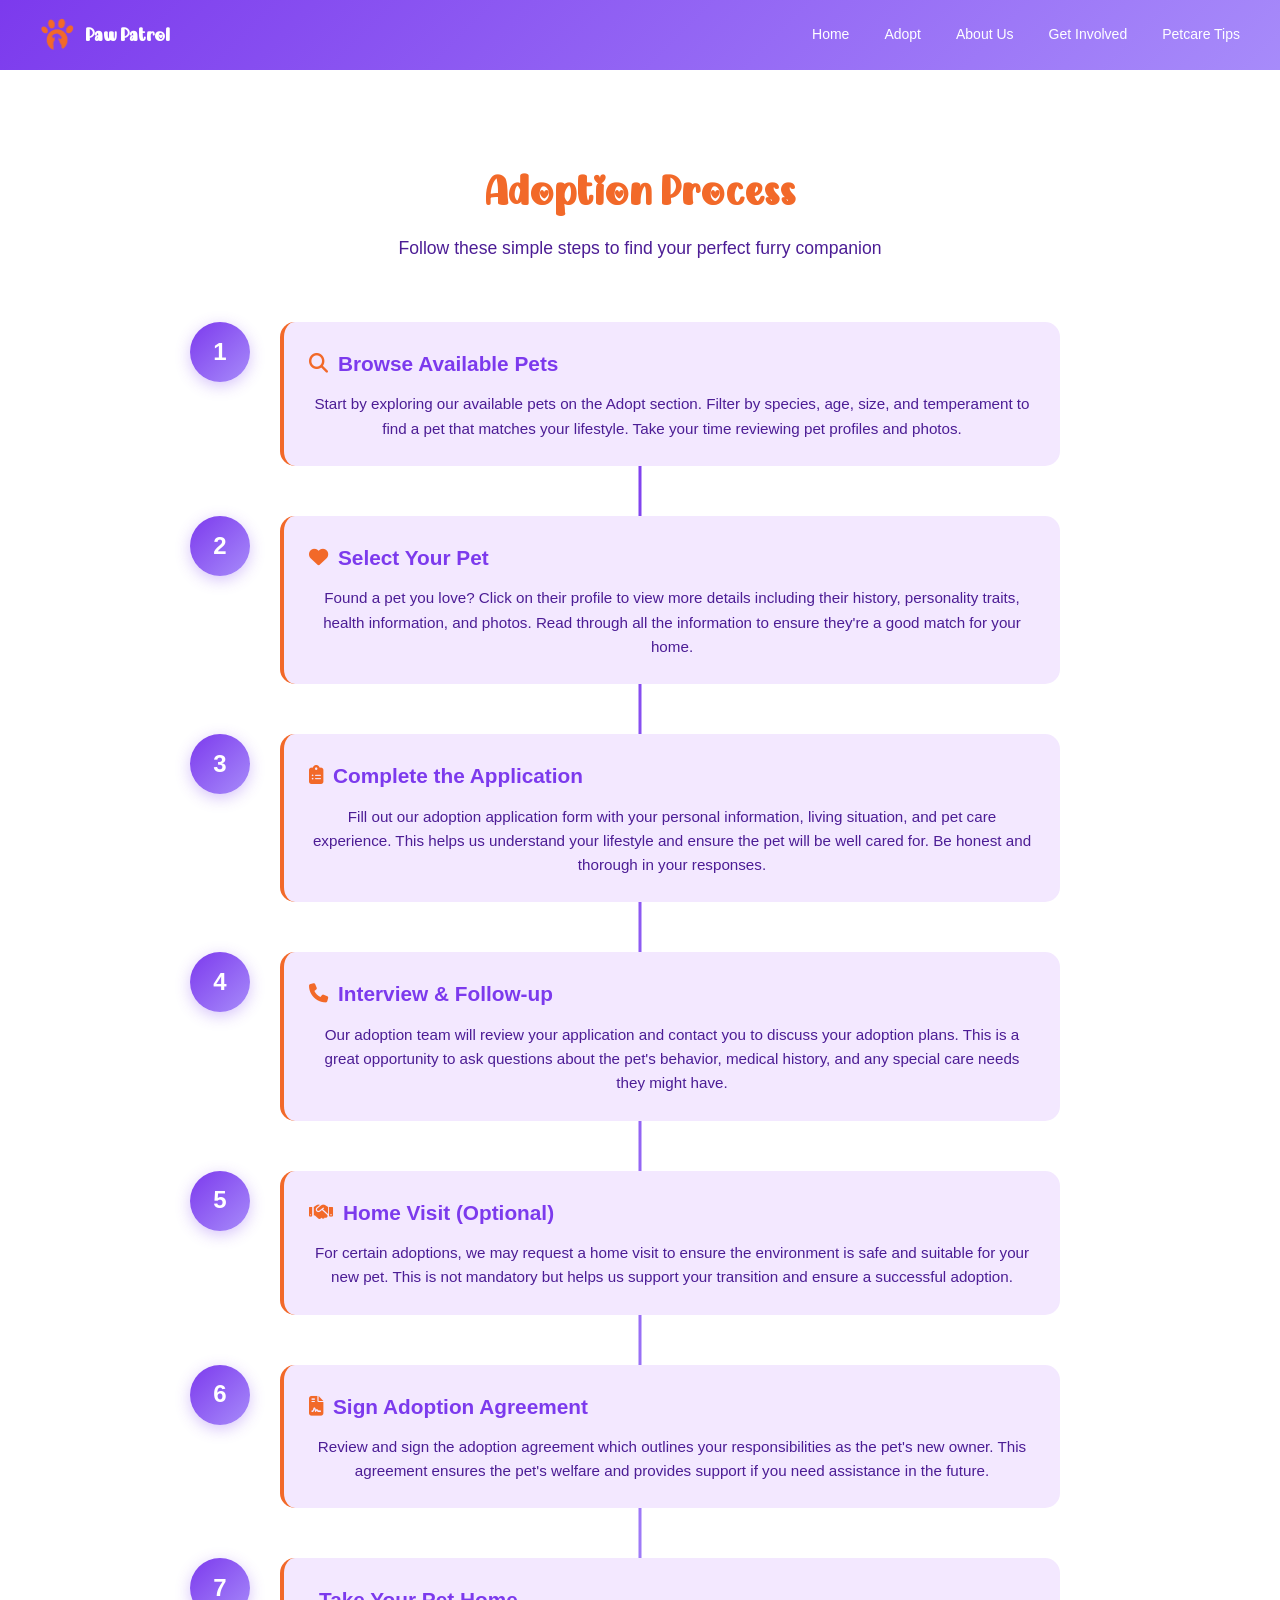
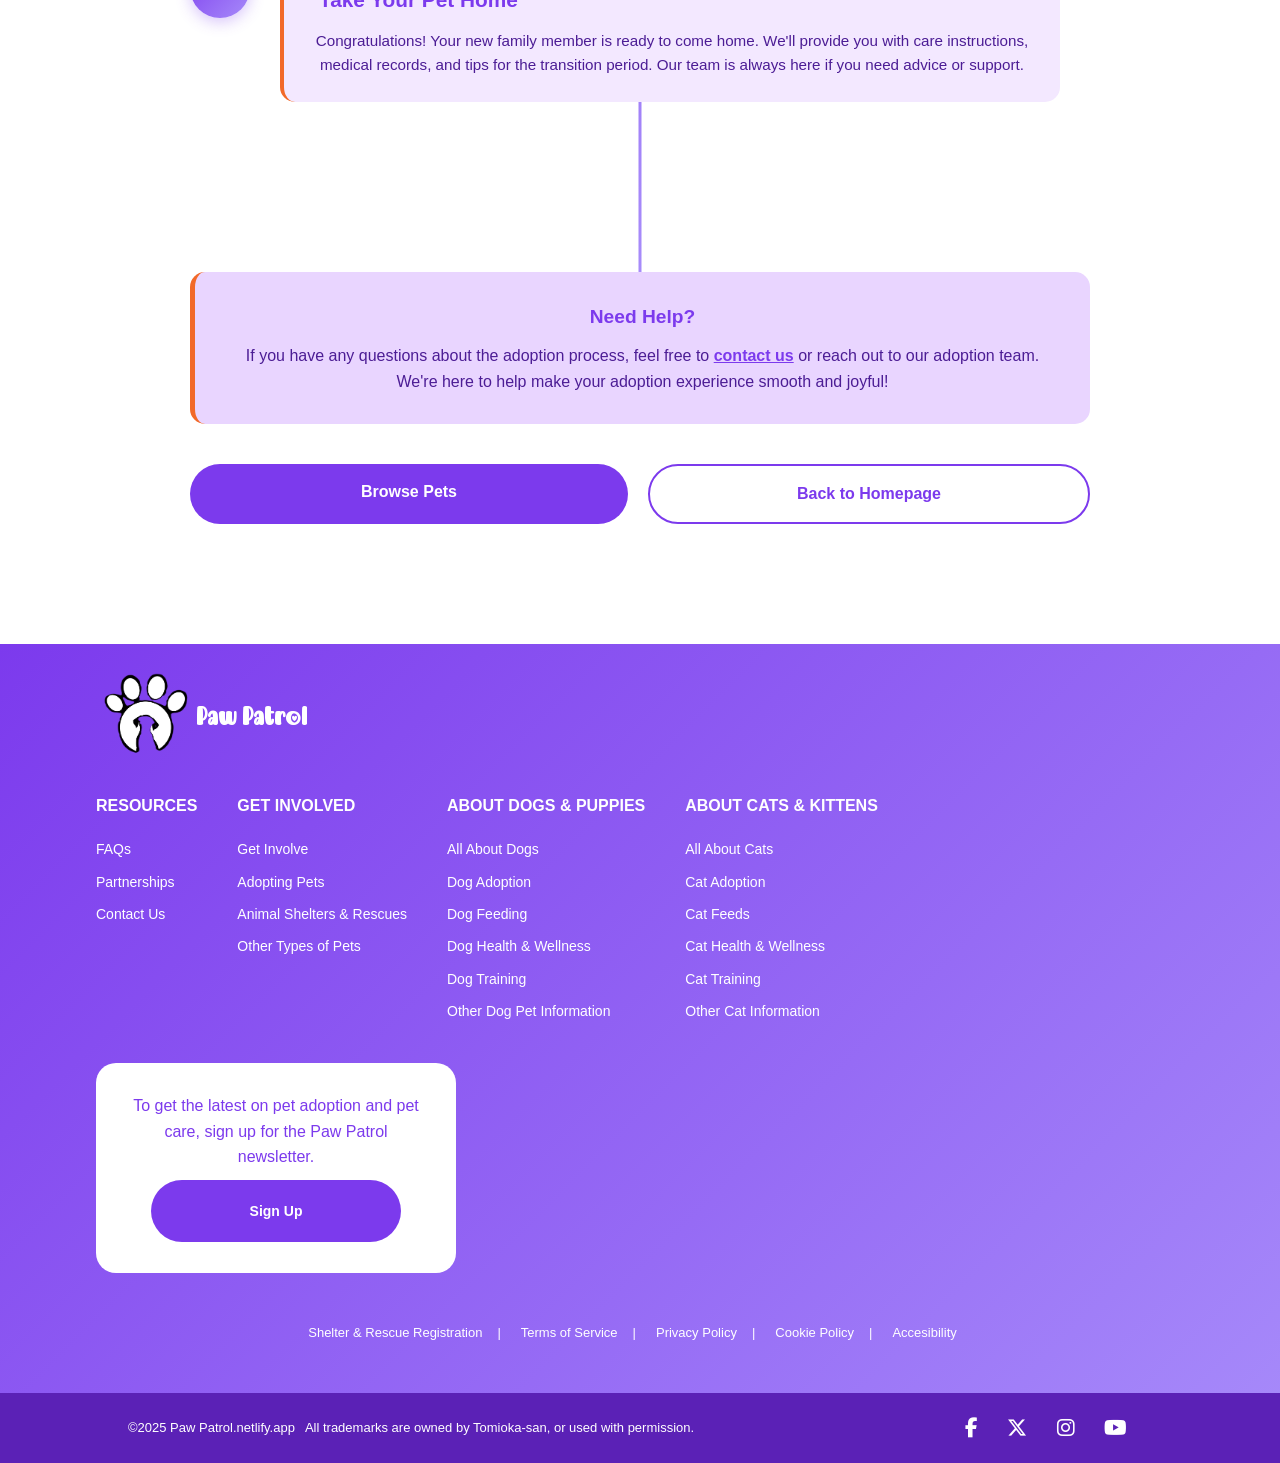
<file: frontend/adoptionProcess.html>
<!DOCTYPE html>
<html lang="en">
<head>
    <meta charset="UTF-8">
    <meta name="viewport" content="width=device-width, initial-scale=1.0">
    <title>Adoption Process | Paw Patrol</title>
    <link rel="stylesheet" href="styles.css">
    <link rel="stylesheet" href="https://cdnjs.cloudflare.com/ajax/libs/font-awesome/6.5.1/css/all.min.css">
</head>
<body>

    <!-- ========== HEADER ========== -->
    <header>
        <a href="index.html" class="logo-link">
        <aside class="logo-container">
            <div class="logo-img-container">
                <img src="./images/logo1.png" alt="">
            </div>
            <h3>Paw Patrol</h3>
        </aside>
        </a>
  
        <nav class="navigation" id="nav-menu">
            <a href="index.html">Home</a>
            <a href="index.html">Adopt</a>
            <a href="index.html">About Us</a>
            <a href="index.html">Get Involved</a>
            <a href="index.html">Petcare Tips</a>
        </nav>

        <div class="small-screen-menu" id="small-screen-menu">
            <a href="index.html">Home</a>
            <a href="index.html">Adopt</a>
            <a href="index.html">About Us</a>
            <a href="index.html">Get Involved</a>
            <a href="index.html">Petcare Tips</a>
        </div>

        <div class="menu-toggle" id="menu-toggle">
            <i class="fa-solid fa-bars"></i>
        </div>
    </header>

    <!-- ========== MAIN CONTENT ========== -->
    <main class="adoption-process-main">
        <section class="adoption-process-section">
            <div class="process-header">
                <h1>Adoption Process</h1>
                <p>Follow these simple steps to find your perfect furry companion</p>
            </div>

            <!-- TIMELINE CONTAINER -->
            <div class="process-timeline">
                <!-- STEP 1 -->
                <article class="process-step">
                    <div class="step-number">1</div>
                    <div class="step-content">
                        <h3><i class="fa-solid fa-magnifying-glass"></i> Browse Available Pets</h3>
                        <p>Start by exploring our available pets on the Adopt section. Filter by species, age, size, and temperament to find a pet that matches your lifestyle. Take your time reviewing pet profiles and photos.</p>
                    </div>
                </article>

                <!-- CONNECTOR -->
                <div class="step-connector"></div>

                <!-- STEP 2 -->
                <article class="process-step">
                    <div class="step-number">2</div>
                    <div class="step-content">
                        <h3><i class="fa-solid fa-heart"></i> Select Your Pet</h3>
                        <p>Found a pet you love? Click on their profile to view more details including their history, personality traits, health information, and photos. Read through all the information to ensure they're a good match for your home.</p>
                    </div>
                </article>

                <!-- CONNECTOR -->
                <div class="step-connector"></div>

                <!-- STEP 3 -->
                <article class="process-step">
                    <div class="step-number">3</div>
                    <div class="step-content">
                        <h3><i class="fa-solid fa-clipboard-list"></i> Complete the Application</h3>
                        <p>Fill out our adoption application form with your personal information, living situation, and pet care experience. This helps us understand your lifestyle and ensure the pet will be well cared for. Be honest and thorough in your responses.</p>
                    </div>
                </article>

                <!-- CONNECTOR -->
                <div class="step-connector"></div>

                <!-- STEP 4 -->
                <article class="process-step">
                    <div class="step-number">4</div>
                    <div class="step-content">
                        <h3><i class="fa-solid fa-phone"></i> Interview & Follow-up</h3>
                        <p>Our adoption team will review your application and contact you to discuss your adoption plans. This is a great opportunity to ask questions about the pet's behavior, medical history, and any special care needs they might have.</p>
                    </div>
                </article>

                <!-- CONNECTOR -->
                <div class="step-connector"></div>

                <!-- STEP 5 -->
                <article class="process-step">
                    <div class="step-number">5</div>
                    <div class="step-content">
                        <h3><i class="fa-solid fa-handshake"></i> Home Visit (Optional)</h3>
                        <p>For certain adoptions, we may request a home visit to ensure the environment is safe and suitable for your new pet. This is not mandatory but helps us support your transition and ensure a successful adoption.</p>
                    </div>
                </article>

                <!-- CONNECTOR -->
                <div class="step-connector"></div>

                <!-- STEP 6 -->
                <article class="process-step">
                    <div class="step-number">6</div>
                    <div class="step-content">
                        <h3><i class="fa-solid fa-file-contract"></i> Sign Adoption Agreement</h3>
                        <p>Review and sign the adoption agreement which outlines your responsibilities as the pet's new owner. This agreement ensures the pet's welfare and provides support if you need assistance in the future.</p>
                    </div>
                </article>

                <!-- CONNECTOR -->
                <div class="step-connector"></div>

                <!-- STEP 7 -->
                <article class="process-step">
                    <div class="step-number">7</div>
                    <div class="step-content">
                        <h3><i class="fa-solid fa-house-heart"></i> Take Your Pet Home</h3>
                        <p>Congratulations! Your new family member is ready to come home. We'll provide you with care instructions, medical records, and tips for the transition period. Our team is always here if you need advice or support.</p>
                    </div>
                </article>

            </div>

            <!-- INFO BOX -->
            <div class="process-info-box">
                <h3>Need Help?</h3>
                <p>If you have any questions about the adoption process, feel free to <a href="mailto:info@pawpatrol.com">contact us</a> or reach out to our adoption team. We're here to help make your adoption experience smooth and joyful!</p>
            </div>

            <!-- CTA BUTTON -->
            <div class="process-cta">
                <a href="index.html" class="btn btn-primary">Browse Pets</a>
                <a href="index.html" class="btn btn-secondary">Back to Homepage</a>
            </div>
        </section>
    </main>

    <!-- ========== FOOTER ========== -->
    <footer>
        <section class="upper-footer">
            <div class="footer-logo-container" id="footer-logo-container">
                <div class="footer-img-container">
                    <img src="./images/logo2.1.png" alt="">
                </div>
                <h3 style="font-family: 'LEMON'; font-size: 24px;">Paw Patrol</h3>
            </div>
            
            <div class="footer-info-container" id="footer-info-container">
                <article>
                    <aside>
                        <h4>RESOURCES <i class="fa-solid fa-caret-down"></i></h4>
                        <a href="">FAQs</a>
                        <a href="">Partnerships</a>
                        <a href="">Contact Us</a>
                    </aside>
                    <aside>
                        <h4>GET INVOLVED <i class="fa-solid fa-caret-down"></i></h4>
                        <a href="">Get Involve</a>
                        <a href="">Adopting Pets</a>
                        <a href="">Animal Shelters & Rescues</a>
                        <a href="">Other Types of Pets</a>
                    </aside>
                    <aside>
                        <h4>ABOUT DOGS & PUPPIES <i class="fa-solid fa-caret-down"></i></h4>
                        <a href="">All About Dogs</a>
                        <a href="">Dog Adoption</a>
                        <a href="">Dog Feeding</a>
                        <a href="">Dog Health & Wellness</a>
                        <a href="">Dog Training</a>
                        <a href="">Other Dog Pet Information</a>
                    </aside>
                    <aside>
                        <h4>ABOUT CATS & KITTENS <i class="fa-solid fa-caret-down"></i></h4>
                        <a href="">All About Cats</a>
                        <a href="">Cat Adoption</a>
                        <a href="">Cat Feeds</a>
                        <a href="">Cat Health & Wellness</a>
                        <a href="">Cat Training</a>
                        <a href="">Other Cat Information</a>
                    </aside>
                </article>
                
                <aside class="footer-sign-up">
                    <p>To get the latest on pet adoption and pet care, sign up for the Paw Patrol newsletter.</p>
                    <a href="" class="sign-up-btn">Sign Up</a>
                </aside>
            </div>

            <div class="legal-info">
                <a href="">Shelter & Rescue Registration</a>
                <a href="">Terms of Service</a>
                <a href="">Privacy Policy</a>
                <a href="">Cookie Policy</a>
                <a href="">Accesibility</a>
            </div>
        </section>

        <section class="lower-footer">
            <div>
                <p>
                    <span>&copy;2025 Paw Patrol.netlify.app</span>   
                    <span>All trademarks are owned by Tomioka-san, or used with permission.</span>
                </p>
                <aside>
                    <a href=""><i class="fa-brands fa-facebook-f"></i></a>
                    <a href=""><i class="fa-brands fa-x-twitter"></i></a>
                    <a href=""><i class="fa-brands fa-instagram"></i></a>
                    <a href=""><i class="fa-brands fa-youtube"></i></a>
                </aside>
            </div>
        </section>
    </footer>

    <script src="paw-patrol.js"></script>
</body>
</html>
</file>
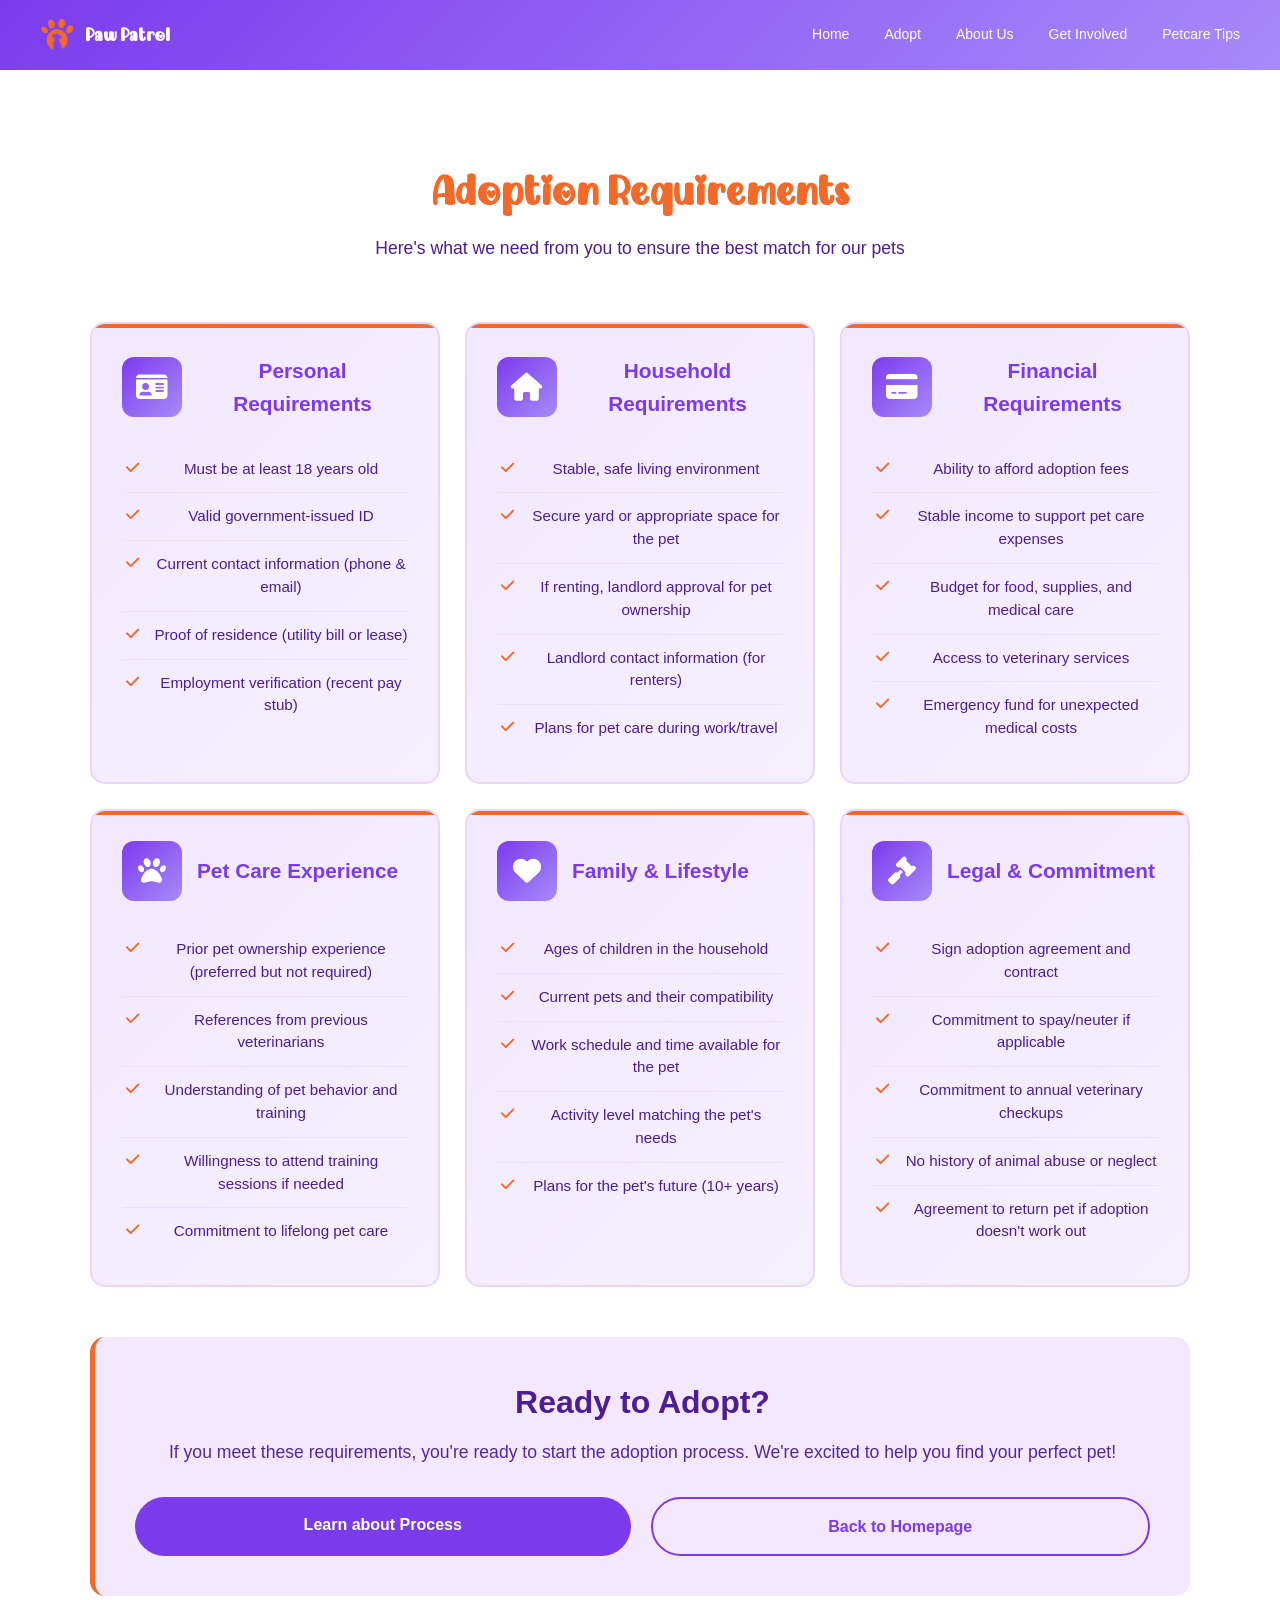
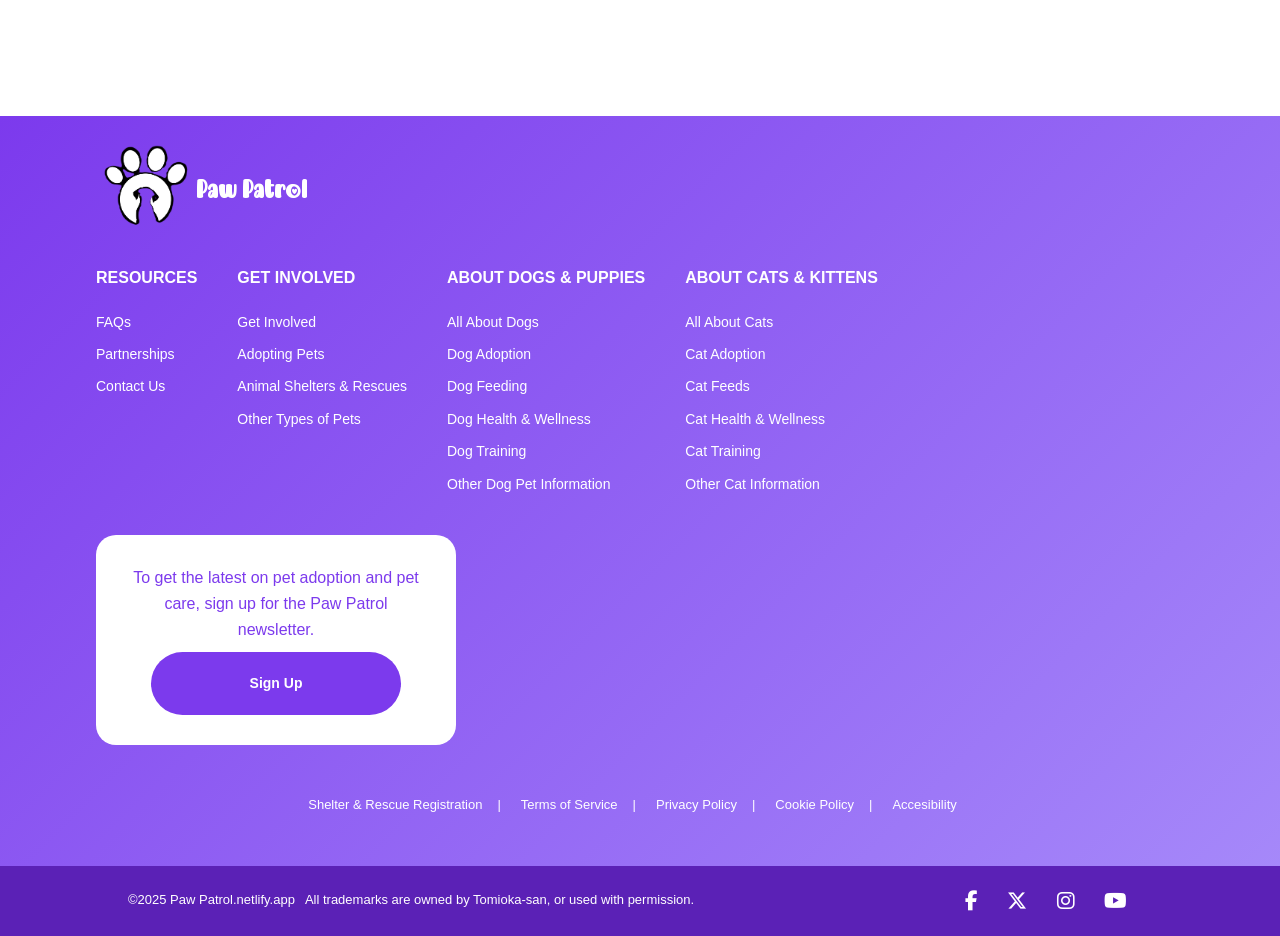
<file: frontend/adoptionRequirements.html>
<!DOCTYPE html>
<html lang="en">
<head>
    <meta charset="UTF-8">
    <meta name="viewport" content="width=device-width, initial-scale=1.0">
    <title>Adoption Requirements | Paw Patrol</title>
    <link rel="stylesheet" href="styles.css">
    <link rel="stylesheet" href="https://cdnjs.cloudflare.com/ajax/libs/font-awesome/6.5.1/css/all.min.css">
</head>
<body>

    <!-- ========== HEADER ========== -->
    <header>
        <a href="index.html" class="logo-link">
        <aside class="logo-container">
            <div class="logo-img-container">
                <img src="./images/logo1.png" alt="">
            </div>
            <h3>Paw Patrol</h3>
        </aside>
        </a>
  
        <nav class="navigation" id="nav-menu">
            <a href="index.html">Home</a>
            <a href="index.html">Adopt</a>
            <a href="index.html">About Us</a>
            <a href="index.html">Get Involved</a>
            <a href="index.html">Petcare Tips</a>
        </nav>

        <div class="small-screen-menu" id="small-screen-menu">
            <a href="index.html">Home</a>
            <a href="index.html">Adopt</a>
            <a href="index.html">About Us</a>
            <a href="index.html">Get Involved</a>
            <a href="index.html">Petcare Tips</a>
        </div>

        <div class="menu-toggle" id="menu-toggle">
            <i class="fa-solid fa-bars"></i>
        </div>
    </header>

    <!-- ========== MAIN CONTENT ========== -->
    <main class="requirements-main">
        <section class="requirements-section">
            <div class="requirements-header">
                <h1>Adoption Requirements</h1>
                <p>Here's what we need from you to ensure the best match for our pets</p>
            </div>

            <div class="requirements-container">
                
                <!-- PERSONAL REQUIREMENTS -->
                <article class="requirements-card">
                    <div class="card-header">
                        <div class="card-icon">
                            <i class="fa-solid fa-id-card"></i>
                        </div>
                        <h2>Personal Requirements</h2>
                    </div>
                    <ul class="requirements-list">
                        <li>
                            <i class="fa-solid fa-check"></i>
                            <span>Must be at least 18 years old</span>
                        </li>
                        <li>
                            <i class="fa-solid fa-check"></i>
                            <span>Valid government-issued ID</span>
                        </li>
                        <li>
                            <i class="fa-solid fa-check"></i>
                            <span>Current contact information (phone & email)</span>
                        </li>
                        <li>
                            <i class="fa-solid fa-check"></i>
                            <span>Proof of residence (utility bill or lease)</span>
                        </li>
                        <li>
                            <i class="fa-solid fa-check"></i>
                            <span>Employment verification (recent pay stub)</span>
                        </li>
                    </ul>
                </article>

                <!-- HOUSEHOLD REQUIREMENTS -->
                <article class="requirements-card">
                    <div class="card-header">
                        <div class="card-icon">
                            <i class="fa-solid fa-house"></i>
                        </div>
                        <h2>Household Requirements</h2>
                    </div>
                    <ul class="requirements-list">
                        <li>
                            <i class="fa-solid fa-check"></i>
                            <span>Stable, safe living environment</span>
                        </li>
                        <li>
                            <i class="fa-solid fa-check"></i>
                            <span>Secure yard or appropriate space for the pet</span>
                        </li>
                        <li>
                            <i class="fa-solid fa-check"></i>
                            <span>If renting, landlord approval for pet ownership</span>
                        </li>
                        <li>
                            <i class="fa-solid fa-check"></i>
                            <span>Landlord contact information (for renters)</span>
                        </li>
                        <li>
                            <i class="fa-solid fa-check"></i>
                            <span>Plans for pet care during work/travel</span>
                        </li>
                    </ul>
                </article>

                <!-- FINANCIAL REQUIREMENTS -->
                <article class="requirements-card">
                    <div class="card-header">
                        <div class="card-icon">
                            <i class="fa-solid fa-credit-card"></i>
                        </div>
                        <h2>Financial Requirements</h2>
                    </div>
                    <ul class="requirements-list">
                        <li>
                            <i class="fa-solid fa-check"></i>
                            <span>Ability to afford adoption fees</span>
                        </li>
                        <li>
                            <i class="fa-solid fa-check"></i>
                            <span>Stable income to support pet care expenses</span>
                        </li>
                        <li>
                            <i class="fa-solid fa-check"></i>
                            <span>Budget for food, supplies, and medical care</span>
                        </li>
                        <li>
                            <i class="fa-solid fa-check"></i>
                            <span>Access to veterinary services</span>
                        </li>
                        <li>
                            <i class="fa-solid fa-check"></i>
                            <span>Emergency fund for unexpected medical costs</span>
                        </li>
                    </ul>
                </article>

                <!-- PET CARE EXPERIENCE -->
                <article class="requirements-card">
                    <div class="card-header">
                        <div class="card-icon">
                            <i class="fa-solid fa-paw"></i>
                        </div>
                        <h2>Pet Care Experience</h2>
                    </div>
                    <ul class="requirements-list">
                        <li>
                            <i class="fa-solid fa-check"></i>
                            <span>Prior pet ownership experience (preferred but not required)</span>
                        </li>
                        <li>
                            <i class="fa-solid fa-check"></i>
                            <span>References from previous veterinarians</span>
                        </li>
                        <li>
                            <i class="fa-solid fa-check"></i>
                            <span>Understanding of pet behavior and training</span>
                        </li>
                        <li>
                            <i class="fa-solid fa-check"></i>
                            <span>Willingness to attend training sessions if needed</span>
                        </li>
                        <li>
                            <i class="fa-solid fa-check"></i>
                            <span>Commitment to lifelong pet care</span>
                        </li>
                    </ul>
                </article>

                <!-- FAMILY & LIFESTYLE -->
                <article class="requirements-card">
                    <div class="card-header">
                        <div class="card-icon">
                            <i class="fa-solid fa-heart"></i>
                        </div>
                        <h2>Family & Lifestyle</h2>
                    </div>
                    <ul class="requirements-list">
                        <li>
                            <i class="fa-solid fa-check"></i>
                            <span>Ages of children in the household</span>
                        </li>
                        <li>
                            <i class="fa-solid fa-check"></i>
                            <span>Current pets and their compatibility</span>
                        </li>
                        <li>
                            <i class="fa-solid fa-check"></i>
                            <span>Work schedule and time available for the pet</span>
                        </li>
                        <li>
                            <i class="fa-solid fa-check"></i>
                            <span>Activity level matching the pet's needs</span>
                        </li>
                        <li>
                            <i class="fa-solid fa-check"></i>
                            <span>Plans for the pet's future (10+ years)</span>
                        </li>
                    </ul>
                </article>

                <!-- LEGAL REQUIREMENTS -->
                <article class="requirements-card">
                    <div class="card-header">
                        <div class="card-icon">
                            <i class="fa-solid fa-gavel"></i>
                        </div>
                        <h2>Legal & Commitment</h2>
                    </div>
                    <ul class="requirements-list">
                        <li>
                            <i class="fa-solid fa-check"></i>
                            <span>Sign adoption agreement and contract</span>
                        </li>
                        <li>
                            <i class="fa-solid fa-check"></i>
                            <span>Commitment to spay/neuter if applicable</span>
                        </li>
                        <li>
                            <i class="fa-solid fa-check"></i>
                            <span>Commitment to annual veterinary checkups</span>
                        </li>
                        <li>
                            <i class="fa-solid fa-check"></i>
                            <span>No history of animal abuse or neglect</span>
                        </li>
                        <li>
                            <i class="fa-solid fa-check"></i>
                            <span>Agreement to return pet if adoption doesn't work out</span>
                        </li>
                    </ul>
                </article>

            </div>

            <!-- CTA SECTION -->
            <div class="requirements-cta">
                <div class="cta-content">
                    <h3>Ready to Adopt?</h3>
                    <p>If you meet these requirements, you're ready to start the adoption process. We're excited to help you find your perfect pet!</p>
                </div>
                
                <div class="cta-buttons">
                    <a href="adoptionProcess.html" class="btn btn-primary">Learn about Process</a>
                    <a href="index.html" class="btn btn-secondary">Back to Homepage</a>
                </div>
            </div>
        </section>
    </main>

    <!-- ========== FOOTER ========== -->
    <footer>
        <section class="upper-footer">
            <div class="footer-logo-container" id="footer-logo-container">
                <div class="footer-img-container">
                    <img src="./images/logo2.1.png" alt="">
                </div>
                <h3 style="font-family: 'LEMON'; font-size: 24px;">Paw Patrol</h3>
            </div>
            
            <div class="footer-info-container" id="footer-info-container">
                <article>
                    <aside>
                        <h4>RESOURCES <i class="fa-solid fa-caret-down"></i></h4>
                        <a href="">FAQs</a>
                        <a href="">Partnerships</a>
                        <a href="">Contact Us</a>
                    </aside>
                    <aside>
                        <h4>GET INVOLVED <i class="fa-solid fa-caret-down"></i></h4>
                        <a href="">Get Involved</a>
                        <a href="">Adopting Pets</a>
                        <a href="">Animal Shelters & Rescues</a>
                        <a href="">Other Types of Pets</a>
                    </aside>
                    <aside>
                        <h4>ABOUT DOGS & PUPPIES <i class="fa-solid fa-caret-down"></i></h4>
                        <a href="">All About Dogs</a>
                        <a href="">Dog Adoption</a>
                        <a href="">Dog Feeding</a>
                        <a href="">Dog Health & Wellness</a>
                        <a href="">Dog Training</a>
                        <a href="">Other Dog Pet Information</a>
                    </aside>
                    <aside>
                        <h4>ABOUT CATS & KITTENS <i class="fa-solid fa-caret-down"></i></h4>
                        <a href="">All About Cats</a>
                        <a href="">Cat Adoption</a>
                        <a href="">Cat Feeds</a>
                        <a href="">Cat Health & Wellness</a>
                        <a href="">Cat Training</a>
                        <a href="">Other Cat Information</a>
                    </aside>
                </article>
                
                <aside class="footer-sign-up">
                    <p>To get the latest on pet adoption and pet care, sign up for the Paw Patrol newsletter.</p>
                    <a href="" class="sign-up-btn">Sign Up</a>
                </aside>
            </div>

            <div class="legal-info">
                <a href="">Shelter & Rescue Registration</a>
                <a href="">Terms of Service</a>
                <a href="">Privacy Policy</a>
                <a href="">Cookie Policy</a>
                <a href="">Accesibility</a>
            </div>
        </section>

        <section class="lower-footer">
            <div>
                <p>
                    <span>&copy;2025 Paw Patrol.netlify.app</span>   
                    <span>All trademarks are owned by Tomioka-san, or used with permission.</span>
                </p>
                <aside>
                    <a href=""><i class="fa-brands fa-facebook-f"></i></a>
                    <a href=""><i class="fa-brands fa-x-twitter"></i></a>
                    <a href=""><i class="fa-brands fa-instagram"></i></a>
                    <a href=""><i class="fa-brands fa-youtube"></i></a>
                </aside>
            </div>
        </section>
    </footer>

    <script src="paw-patrol.js"></script>
</body>
</html>
</file>
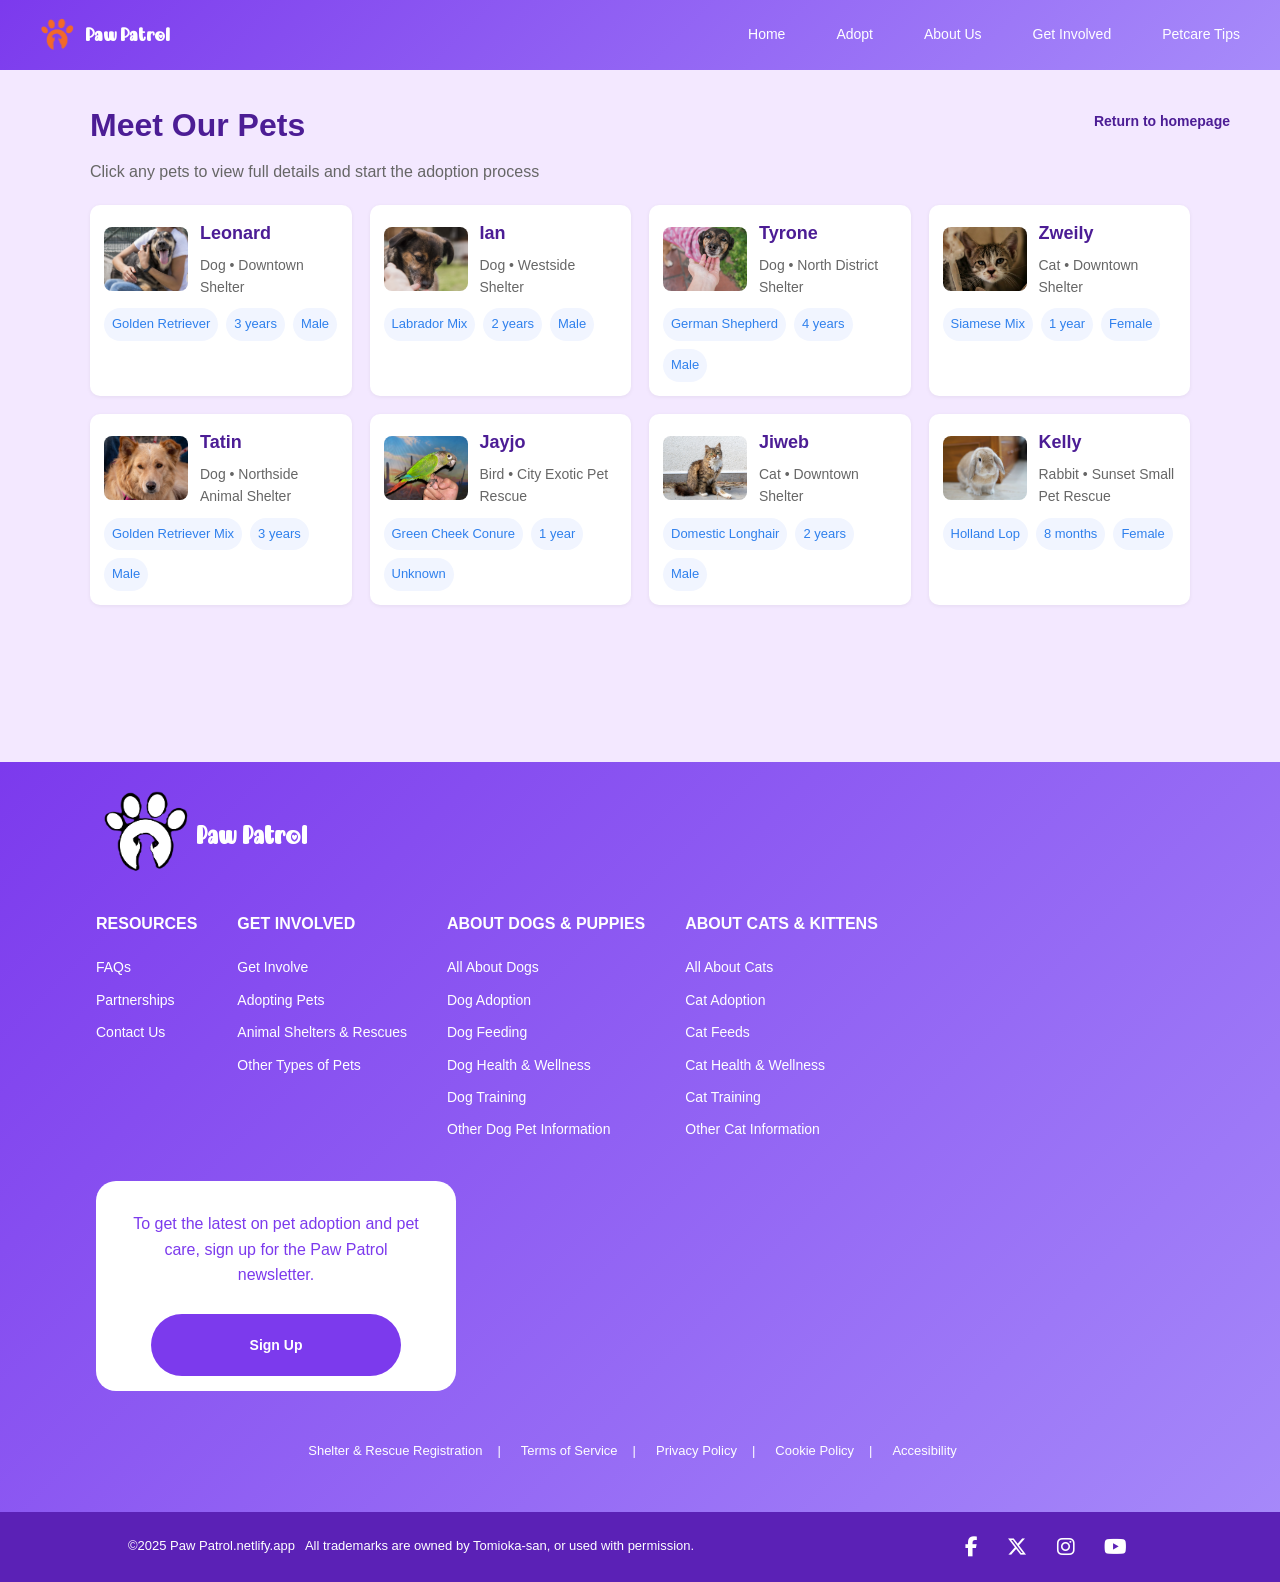
<file: frontend/meet-more.html>
<!DOCTYPE html>
<html lang="en">
<head>
    <meta charset="UTF-8">
    <meta name="viewport" content="width=device-width, initial-scale=1.0">
    <title>Meet More Pets | Paw Patrol</title>
    <link rel="stylesheet" href="meet-more.css">
    <link rel="stylesheet" href="https://cdnjs.cloudflare.com/ajax/libs/font-awesome/6.5.1/css/all.min.css">
</head>
<body>
    <!-- ========== HEADER ========== -->
    <header>
        <a href="#" class="logo-link">
            <aside class="logo-container">
                <div class="logo-img-container">
                    <img src="./images/logo1.png" alt="">
                </div>
                <h3>Paw Patrol</h3>
            </aside>
        </a>
  
        <nav class="navigation" id="nav-menu">
            <a href="index.html">Home</a>                     <!-- top of page -->
            <a href="index.html#adopt">Adopt</a>               <!-- scrolls to Adopt section -->
            <a href="#about">About Us</a>            <!-- scrolls to About -->
            <a href="#help">Get Involved</a>         <!-- scrolls to Involved -->
            <a href="#care">Petcare Tips</a>         <!-- scrolls to Tips -->
        </nav>

        
        <div class="small-screen-menu" id="small-screen-menu">
            <a href="#">Home</a>
            <a href="#adopt">Adopt</a>
            <a href="#about">About Us</a>
            <a href="#help">Get Involved</a>
            <a href="#care">Petcare Tips</a>
        </div>


        <div class="menu-toggle" id="menu-toggle">
            <i class="fa-solid fa-bars"></i>
        </div>
    </header>

    <main class="meet-more-main">
        <div class="container">
            <h1>Meet Our Pets</h1>
            <p class="lead">Click any pets to view full details and start the adoption process</p>

            <section id="cards-grid" class="cards-grid">
                <!-- Pet cards populated by JS -->
            </section>
        </div>
        <a href="index.html#adopt" class="back-home">Return to homepage</a>
    </main>

    <!-- ========== FOOTER ========== -->
    <footer>
        <section class="upper-footer">
            <div class="footer-logo-container" id="footer-logo-container">
                <div class="footer-img-container">
                    <img src="./images/logo2.1.png" alt="">
                </div>
                <h3 style="font-family: 'LEMON'; font-size: 24px;">Paw Patrol</h3>
            </div>
            
            <div class="footer-info-container" id="footer-info-container">
                <article>
                    <aside>
                        <h4>RESOURCES <i class="fa-solid fa-caret-down"></i></h4>
                        <a href="">FAQs</a>
                        <a href="">Partnerships</a>
                        <a href="">Contact Us</a>
                    </aside>
                    <aside>
                        <h4>GET INVOLVED <i class="fa-solid fa-caret-down"></i></h4>
                        <a href="">Get Involve</a>
                        <a href="">Adopting Pets</a>
                        <a href="">Animal Shelters & Rescues</a>
                        <a href="">Other Types of Pets</a>
                    </aside>
                    <aside>
                        <h4>ABOUT DOGS & PUPPIES <i class="fa-solid fa-caret-down"></i></h4>
                        <a href="">All About Dogs</a>
                        <a href="">Dog Adoption</a>
                        <a href="">Dog Feeding</a>
                        <a href="">Dog Health & Wellness</a>
                        <a href="">Dog Training</a>
                        <a href="">Other Dog Pet Information</a>
                    </aside>
                    <aside>
                        <h4>ABOUT CATS & KITTENS <i class="fa-solid fa-caret-down"></i></h4>
                        <a href="">All About Cats</a>
                        <a href="">Cat Adoption</a>
                        <a href="">Cat Feeds</a>
                        <a href="">Cat Health & Wellness</a>
                        <a href="">Cat Training</a>
                        <a href="">Other Cat Information</a>
                    </aside>
                </article>
                
                <aside class="footer-sign-up">
                    <p>To get the latest on pet adoption and pet care, sign up for the Paw Patrol newsletter.</p>
                    <a href="" class="sign-up-btn">Sign Up</a>
                </aside>
            </div>

            <div class="legal-info">
                <a href="">Shelter & Rescue Registration</a>
                <a href="">Terms of Service</a>
                <a href="">Privacy Policy</a>
                <a href="">Cookie Policy</a>
                <a href="">Accesibility</a>
            </div>
        </section>

        <section class="lower-footer">
            <div>
                <p>
                    <span>&copy;2025 Paw Patrol.netlify.app</span>   
                    <span>All trademarks are owned by Tomioka-san, or used with permission.</span>
                </p>
                <aside>
                    <a href=""><i class="fa-brands fa-facebook-f"></i></a>
                    <a href=""><i class="fa-brands fa-x-twitter"></i></a>
                    <a href=""><i class="fa-brands fa-instagram"></i></a>
                    <a href=""><i class="fa-brands fa-youtube"></i></a>
                </aside>
            </div>
        </section>
    </footer>

    <script src="meet-more.js"></script>
</body>
</html>
</file>
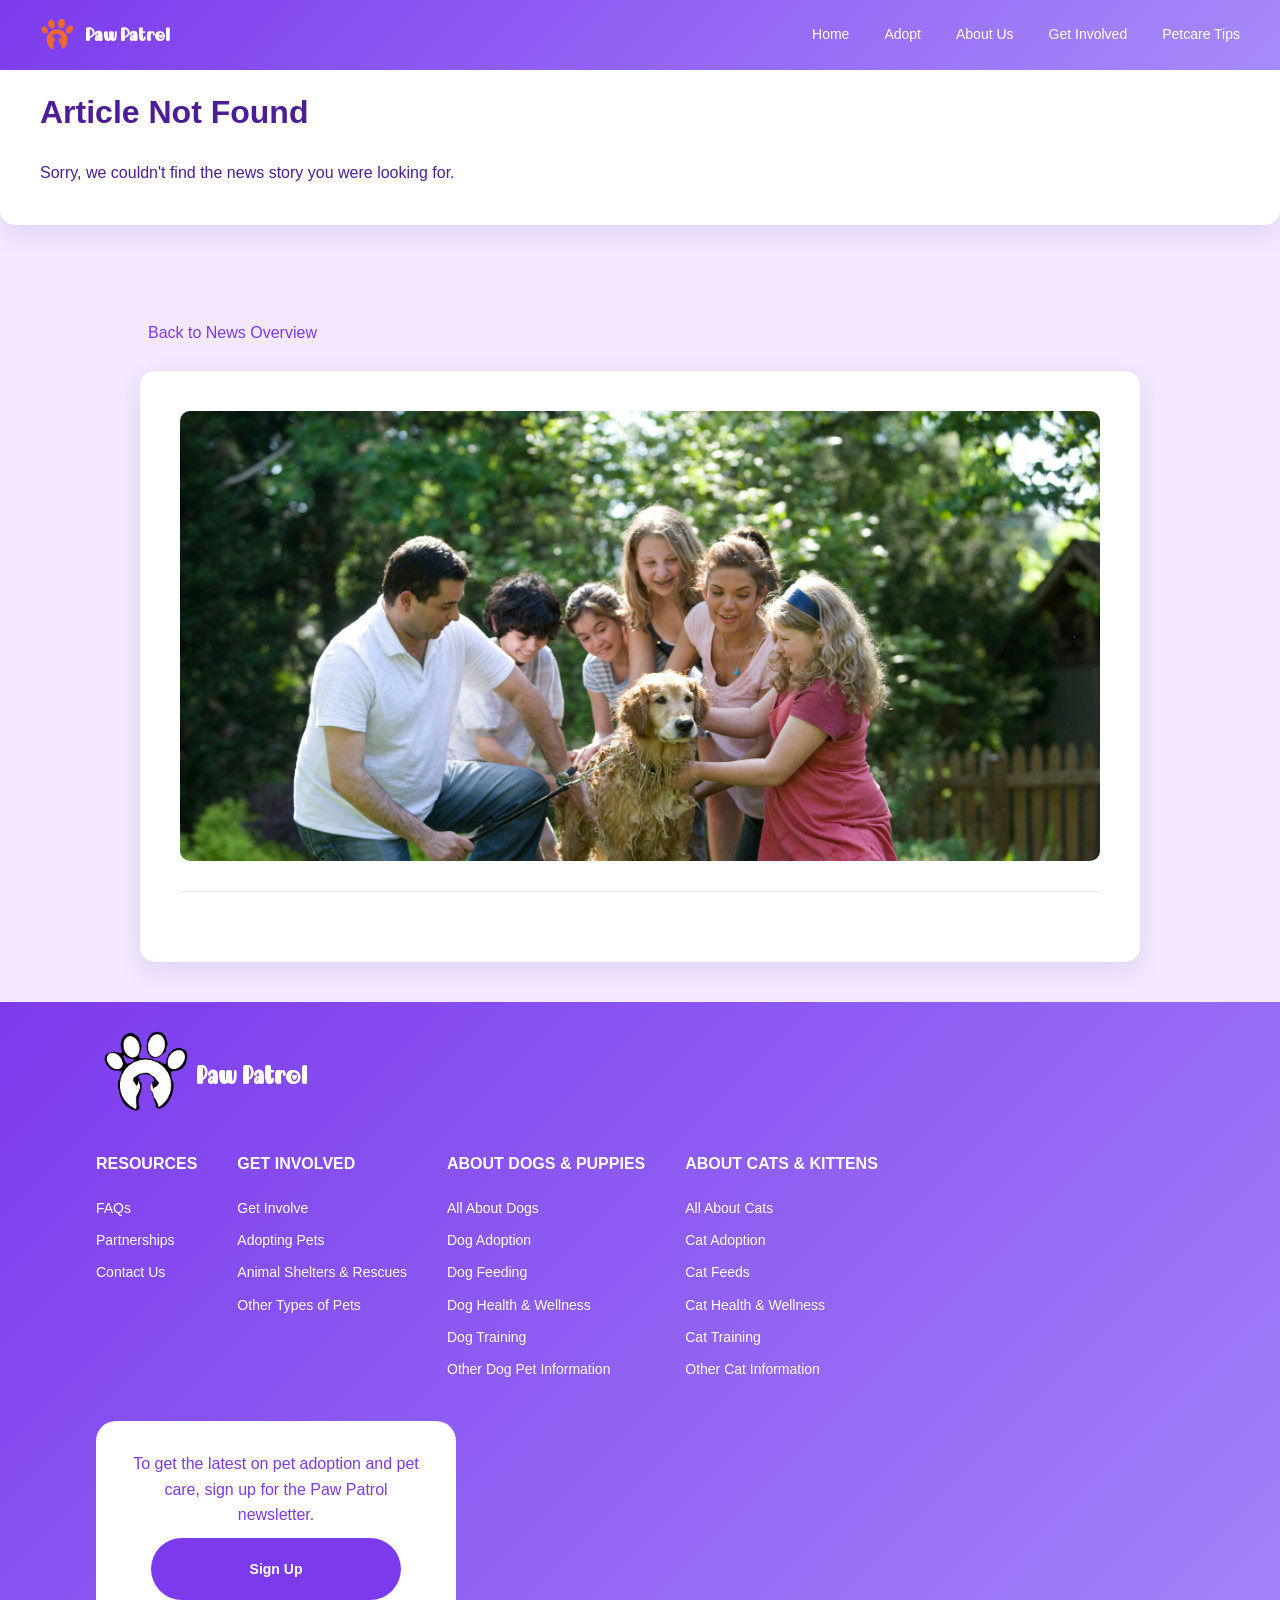
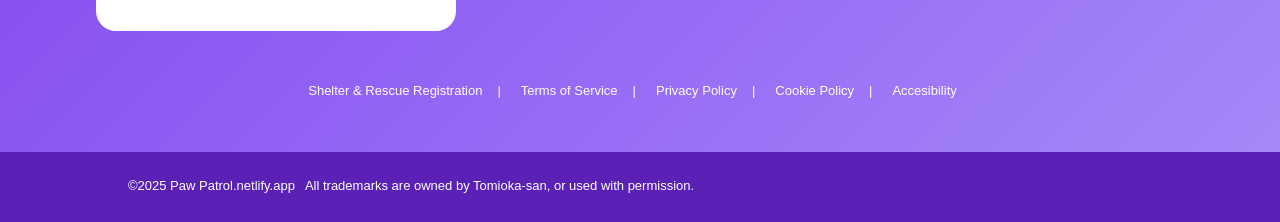
<file: frontend/news.html>
<!DOCTYPE html>
<html lang="en">
<head>
    <meta charset="UTF-8">
    <meta name="viewport" content="width=device-width, initial-scale=1.0">
    <link rel="stylesheet" href="styles.css">
    <title>News Story</title>
<style>
    /* --- News Card Grid Container --- */
section#about div.bottom-about aside.news-blog div.news-container {
    display: flex;
    flex-wrap: wrap;
    justify-content: space-between; /* Space them out again */
    gap: 20px; /* Space between cards */
    position: relative;
    padding: 10px 0;
}

/* --- Individual News Card Styling (Reverting to Text-Focus) --- */
div.bottom-about aside.news-blog div.news-container article.news-card {
    /* New, larger, more flexible dimensions for text content */
    width: 48%; /* Allows two cards per row with space in between */
    min-height: 150px; 
    
    padding: 20px;
    box-sizing: border-box;
    border-radius: 15px;
    
    /* Reverting to your preferred color */
    background-color: #e2c7ff; 
    
    /* Box shadow and hover effect for professional look */
    box-shadow: 0 4px 10px rgba(0, 0, 0, 0.1); 
    transition: transform 0.3s ease-in-out;
}

/* Remove the Adopt Card hover scale effect to focus on text */
div.bottom-about aside.news-blog div.news-container article.news-card:hover {
    transform: translateY(-5px); /* Simple lift effect */
    box-shadow: 0 6px 15px rgba(0, 0, 0, 0.2);
    border: none; /* Ensure no border override */
}

/* --- Inner Content Styling --- */
div.bottom-about aside.news-blog div.news-container article.news-card div.news-text-content {
    /* Ensure the text wrapper takes up all space */
    display: flex;
    flex-direction: column;
    height: 100%;
}

div.bottom-about aside.news-blog div.news-container article.news-card h4 {
    margin: 0 0 8px 0;
    font-size: 1.2rem;
    color: #4C1D95; 
}

div.bottom-about aside.news-blog div.news-container article.news-card p {
    font-size: 0.95rem;
    flex-grow: 1; /* Pushes the Read More link to the bottom */
    margin-bottom: 10px;
}

/* --- Read More Link Styling --- */
div.bottom-about aside.news-blog div.news-container article.news-card a.read-more-link {
    display: inline-block;
    width: auto;
    margin-top: 10px;
    
    /* Match button style */
    font-size: 0.9rem;
    padding: 8px 15px;
    border-radius: 20px;
    border: 2px solid #7C3AED;
    color: #7C3AED;
    background-color: transparent;
    text-align: center;
    transition: all 0.3s;
}

div.bottom-about aside.news-blog div.news-container article.news-card a.read-more-link:hover {
    background-color: #7C3AED;
    color: white;
}

/* 🚨 Remove all image-specific CSS rules: */
/* Remove styles for .news-img-container and .news-img-container img */
</style>
</head>

<body>

    <!-- ========== HEADER ========== -->
    <header>
        <a href="index.html" class="logo-link">
        <aside class="logo-container">
            <div class="logo-img-container">
                <img src="./images/logo1.png" alt="">
            </div>
            <h3>Paw Patrol</h3>
        </aside>
        </a>
  
        <nav class="navigation" id="nav-menu">
            <a href="index.html">Home</a>
            <a href="index.html">Adopt</a>
            <a href="index.html">About Us</a>
            <a href="index.html">Get Involved</a>
            <a href="index.html">Petcare Tips</a>
        </nav>
        
         <div class="small-screen-menu" id="small-screen-menu">
            <a href="index.html">Home</a>
            <a href="index.html">Adopt</a>
            <a href="index.html">About Us</a>
            <a href="index.html">Get Involved</a>
            <a href="index.html">Petcare Tips</a>
        </div>

        <div class="menu-toggle" id="menu-toggle">
            <i class="fa-solid fa-bars"></i>
        </div>
    </header>

<a href="index.html#news-container" class="back-btn">← Back</a>

<div id="news-page" class="news-page-card"></div>

<main class="news-detail-main">
    
    <a href="index.html" class="back-link"><i class="fa-solid fa-arrow-left"></i> Back to News Overview</a>

    <section id="news-page">
        
        <div class="article-image-container">
            <img id="detail-image" src="images/newsBlogs/famPets.jpg" alt="Featured News Image">
            <img id="detail-image" src="images/newsBlogs/res.jpg" alt="Featured News Image">
            <img id="detail-image" src="images/newsBlogs/petVet.jpg" alt="Featured News Image">
            <img id="detail-image" src="images/newsBlogs/TT.jpg" alt="Featured News Image">
        </div>
        
        <h1 id="detail-headline"></h1> 

        <p id="detail-subtitle"></p>
        
        <hr>
        
        <div id="article-content-body">
            </div>

    </section>
    
</main>

 <!-- ========== FOOTER ========== -->
    <footer>
        <section class="upper-footer">
            <div class="footer-logo-container" id="footer-logo-container">
                <div class="footer-img-container">
                    <img src="./images/logo2.1.png" alt="">
                </div>
                <h3 style="font-family: 'LEMON'; font-size: 24px;">Paw Patrol</h3>
            </div>
            
            <div class="footer-info-container" id="footer-info-container">
                <article>
                    <aside>
                        <h4>RESOURCES <i class="fa-solid fa-caret-down"></i></h4>
                        <a href="">FAQs</a>
                        <a href="">Partnerships</a>
                        <a href="">Contact Us</a>
                    </aside>
                    <aside>
                        <h4>GET INVOLVED <i class="fa-solid fa-caret-down"></i></h4>
                        <a href="">Get Involve</a>
                        <a href="">Adopting Pets</a>
                        <a href="">Animal Shelters & Rescues</a>
                        <a href="">Other Types of Pets</a>
                    </aside>
                    <aside>
                        <h4>ABOUT DOGS & PUPPIES <i class="fa-solid fa-caret-down"></i></h4>
                        <a href="">All About Dogs</a>
                        <a href="">Dog Adoption</a>
                        <a href="">Dog Feeding</a>
                        <a href="">Dog Health & Wellness</a>
                        <a href="">Dog Training</a>
                        <a href="">Other Dog Pet Information</a>
                    </aside>
                    <aside>
                        <h4>ABOUT CATS & KITTENS <i class="fa-solid fa-caret-down"></i></h4>
                        <a href="">All About Cats</a>
                        <a href="">Cat Adoption</a>
                        <a href="">Cat Feeds</a>
                        <a href="">Cat Health & Wellness</a>
                        <a href="">Cat Training</a>
                        <a href="">Other Cat Information</a>
                    </aside>
                </article>
                
                <aside class="footer-sign-up">
                    <p>To get the latest on pet adoption and pet care, sign up for the Paw Patrol newsletter.</p>
                    <a href="" class="sign-up-btn">Sign Up</a>
                </aside>
            </div>

            <div class="legal-info">
                <a href="">Shelter & Rescue Registration</a>
                <a href="">Terms of Service</a>
                <a href="">Privacy Policy</a>
                <a href="">Cookie Policy</a>
                <a href="">Accesibility</a>
            </div>
        </section>

        <section class="lower-footer">
            <div>
                <p>
                    <span>&copy;2025 Paw Patrol.netlify.app</span>   
                    <span>All trademarks are owned by Tomioka-san, or used with permission.</span>
                </p>
                <aside>
                    <a href=""><i class="fa-brands fa-facebook-f"></i></a>
                    <a href=""><i class="fa-brands fa-x-twitter"></i></a>
                    <a href=""><i class="fa-brands fa-instagram"></i></a>
                    <a href=""><i class="fa-brands fa-youtube"></i></a>
                </aside>
            </div>
        </section>
    </footer>

<script>
// 🚨 IMPORTANT: This newsList MUST exactly match the one in paw-patrol.js
// In news.html, replace the entire newsList array inside the <script> tags

const newsList = [
    {
        "headline": "Meet Our Newly Rescued Pets",
        "story": "Discover the latest animals who have joined our care—each with a unique story and ready for a fresh start",
        "image": "images/newsBlogs/res.jpg", 
        "fullContent": `
            <p class="article-meta"><i class="fa-regular fa-calendar"></i> November 28, 2025 | <i class="fa-regular fa-user"></i> By Sarah Martinez, Shelter Manager</p>
            
            <p class="article-intro">
                Every month, dozens of animals arrive at our shelter doors—some abandoned, others surrendered by families facing difficult circumstances, and many rescued from unsafe situations. This month has been particularly special, as we've welcomed some truly remarkable animals who have already captured our hearts. Today, I want to introduce you to three of them: Barnaby, and the inseparable Shadow Squad.
            </p>
            
            <h4><i class="fa-solid fa-paw"></i> Barnaby's Journey: From Fear to Trust</h4>
            
            <p>
                When Barnaby first arrived at our shelter three weeks ago, he wouldn't even look us in the eye. This sweet Beagle mix was found wandering alone near Rizal Park, visibly malnourished and covered in matted fur. A concerned jogger spotted him limping along the pathway and immediately contacted our rescue hotline.
            </p>
            
            <p>
                Our veterinary team estimates Barnaby is about 4 years old, though his rough past has left him looking older. During his initial health check, we discovered he was severely underweight at just 18 pounds (he should be closer to 28), had untreated ear infections, and showed signs of chronic stress. But the most heartbreaking part? He flinched every time we reached out to pet him.
            </p>
            
            <div class="info-box">
                <h5><i class="fa-solid fa-heart-pulse"></i> Barnaby's Recovery Progress</h5>
                <ul>
                    <li><strong>Week 1:</strong> Focused on medical care, gained 2 pounds, started medication</li>
                    <li><strong>Week 2:</strong> First tail wag recorded! Beginning to accept gentle touches</li>
                    <li><strong>Week 3:</strong> Actively seeking attention, playing with toys, gaining confidence daily</li>
                </ul>
            </div>
            
            <p>
                Our behavior specialist, Dr. Elena Rodriguez, has been working one-on-one with Barnaby using positive reinforcement techniques. "Barnaby is a textbook case of learned fear," she explains. "He's never been abused in the traditional sense, but he's clearly never experienced consistent kindness or stability. Every small breakthrough—like the first time he took a treat from my hand—is a victory."
            </p>
            
            <p>
                Today, Barnaby is a completely different dog. He greets volunteers with a wiggling bottom and soft eyes. He's learned to sit, shake, and even play gentle tug-of-war. His favorite activity? Curling up in a sunny spot in our quiet room for afternoon naps. We're looking for a patient adopter who understands that trust takes time, but the reward is immeasurable.
            </p>
            
            <h4><i class="fa-solid fa-paw"></i> The Shadow Squad: Three Kittens, One Unbreakable Bond</h4>
            
            <p>
                If Barnaby's story tugs at your heartstrings, the Shadow Squad will make them sing. These three black kittens—Ninja, Ghost, and Shadow—were discovered in a cardboard box outside a convenience store in Quezon City. They were only 6 weeks old, huddled together for warmth during a rainstorm.
            </p>
            
            <p>
                Unlike Barnaby, these little ones haven't known hardship for long enough to let it define them. At 10 weeks old now, they're bundles of pure chaotic energy. Ninja, the ringleader, is always the first to investigate new toys (or pounce on unsuspecting ankles). Ghost, the smallest, has the loudest purr you've ever heard. And Shadow, despite his name, is actually the bravest—he'll walk right up to strangers demanding attention.
            </p>
            
            <div class="info-box">
                <h5><i class="fa-solid fa-syringe"></i> The Shadow Squad's Health Status</h5>
                <p>
                    All three kittens have received their first round of vaccinations, have been dewormed, and tested negative for FIV and FeLV. They'll be ready for adoption once they're spayed/neutered at 12 weeks old (approximately 2 weeks from now). We're requiring they be adopted together—their bond is simply too strong to separate.
                </p>
            </div>
            
            <p>
                "Bonded siblings are incredibly special," says our lead adoption counselor, Mark Santos. "They provide companionship for each other, which actually makes them easier to care for. They'll play together, groom each other, and generally entertain themselves. For adopters, it means you get triple the love without triple the work."
            </p>
            
            <p>
                The Shadow Squad needs a home with plenty of vertical space—cat trees, shelves, and window perches are essential for these climbing enthusiasts. They'd do best in a household without very young children, as they're still learning to retract their claws during play. A home with at least one experienced cat owner would be ideal.
            </p>
            
            <h4><i class="fa-solid fa-lightbulb"></i> What Makes These Pets Special?</h4>
            
            <p>
                You might wonder why I'm spotlighting these four animals specifically. We have over 60 dogs and 40 cats currently in our care, and every single one deserves a loving home. But Barnaby and the Shadow Squad represent something important: resilience.
            </p>
            
            <p>
                Barnaby shows us that even the most fearful animals can learn to trust again with patience and consistency. The Shadow Squad reminds us that many shelter animals are there through no fault of their own—they're healthy, social, and ready to love. They just need someone to give them a chance.
            </p>
            
            <blockquote class="article-quote">
                <i class="fa-solid fa-quote-left"></i>
                "We often say that rescue animals are damaged goods, but I see it differently. They're diamonds in the rough—they've been through fire and come out stronger. The love they give is deeper because they know what it's like to be without it."
                <span class="quote-author">— Dr. Elena Rodriguez, Animal Behavior Specialist</span>
            </blockquote>
            
            <h4><i class="fa-solid fa-clipboard-check"></i> Ready to Meet Them?</h4>
            
            <p>
                Both Barnaby and the Shadow Squad are available for meet-and-greets starting this weekend. If you're interested in adoption, here's what the process looks like:
            </p>
            
            <ol class="numbered-list">
                <li><strong>Submit an application:</strong> Tell us about your home, lifestyle, and experience with pets</li>
                <li><strong>Schedule a meet-and-greet:</strong> Spend time with the animal(s) to ensure compatibility</li>
                <li><strong>Home check:</strong> We'll visit your home to ensure it's safe and suitable</li>
                <li><strong>Adoption day:</strong> Sign paperwork, pay adoption fee, and take your new family member home!</li>
            </ol>
            
            <p>
                Adoption fees are ₱3,500 for dogs (includes spay/neuter, vaccinations, microchip) and ₱2,500 for cats (same inclusions). These fees help us continue rescuing more animals in need.
            </p>
            
            <div class="article-cta">
                <h5>Interested in Adopting?</h5>
                <p>Don't wait—these pets won't be available for long! Contact us today to start your adoption journey.</p>
                <a href="index.html#adopt" class="cta-button">View All Adoptable Pets</a>
                <a href="adoptionProcess.html" class="cta-button secondary">Learn About Adoption Process</a>
            </div>
            
            <div class="article-footer">
                <p><strong>About the Author:</strong> Sarah Martinez has been Paw Patrol's Shelter Manager for 6 years. She oversees daily operations, intake processes, and adoption matchmaking. When she's not at the shelter, she's at home with her three rescue dogs and two cats.</p>
            </div>
        `
    },
    {
        "headline": "Tips for First-Time Pet Adopters",
        "story": "Thinking about adopting your first pet? Here are simple, essential tips to help you prepare",
        "image": "images/newsBlogs/TT.jpg", 
        "fullContent": `
            <h2>Your Guide to First-Time Pet Adoption Success</h2>
            <p class="article-sub"><em>By Mark Santos, Lead Adoption Counselor | <i class="fa-regular fa-calendar"></i> December 5, 2025</em></p>
            <hr>
            
            <p class="article-intro">
                Bringing a new dog or cat home is an exciting milestone! But the first few weeks are crucial. To ensure a smooth transition for both you and your newly adopted family member, preparation is key. Here are Paw Patrol’s essential tips to make your adoption a success.
            </p>
            
            <h4><i class="fa-solid fa-house-chimney"></i> Create a Safe Sanctuary (The 'Decompression Zone')</h4>
            
            <p>
                The shelter environment is noisy and stressful. When your pet arrives, they will be overwhelmed. Instead of giving them immediate access to the entire house, designate a small, quiet, secure area—like a guest room, office, or large crate—as their "safe room" or decompression zone.
            </p>
            
            <div class="info-box">
                <h5><i class="fa-solid fa-bolt"></i> Important Decompression Rules</h5>
                <ul>
                    <li><strong>No Visitors:</strong> Restrict visitors for the first week.</li>
                    <li><strong>Quiet Time:</strong> Minimize loud noises and excitement.</li>
                    <li><strong>Routine:</strong> Feed and walk at the same times every day to build trust.</li>
                </ul>
            </div>
            
            <h4><i class="fa-solid fa-shield-dog"></i> The Critical First Week Rule (The 3-3-3 Rule)</h4>
            
            <p>
                Pet behaviorists often use the 3-3-3 rule to describe the adjustment period for rescue animals. This helps set realistic expectations for new owners:
            </p>
            
            <ol class="numbered-list">
                <li><strong>3 Days:</strong> They feel overwhelmed, scared, and might not eat or drink.</li>
                <li><strong>3 Weeks:</strong> They start to settle in, the true personality begins to show, and they learn the routine.</li>
                <li><strong>3 Months:</strong> They are fully comfortable, bonded, and feel completely at home.</li>
            </ol>
            
            <blockquote class="article-quote">
                <i class="fa-solid fa-quote-left"></i>
                "Patience isn't just a virtue when adopting a pet; it's a requirement. Give them space, respect their boundaries, and you’ll find the relationship blossoms naturally."
                <span class="quote-author">— Mark Santos, Lead Adoption Counselor</span>
            </blockquote>
            
            <div class="article-cta">
                <h5>Ready to Start the Journey?</h5>
                <p>We’re here to support you every step of the way, from preparation to post-adoption care.</p>
                <a href="index.html#adopt" class="cta-button">View Adoptable Pets</a>
                <a href="adoptionProcess.html" class="cta-button secondary">Read Our Full Adoption Process</a>
            </div>
            
            <div class="article-footer">
                <p><strong>About the Author:</strong> Mark Santos has helped place over 500 animals in loving homes and is passionate about educating first-time adopters. He currently shares his home with two formerly fearful shelter dogs.</p>
            </div>
        `
    },
    {
        "headline": "Community Adoption Drive Success",
        "story": "Our recent adoption event brought together families, volunteers, and pets in need",
        "image": "images/newsBlogs/famPets.jpg", 
        "fullContent": `
            <h2>Record-Breaking Day of Love and New Beginnings!</h2>
            <p class="article-sub"><em>By Sarah Martinez, Shelter Manager | <i class="fa-regular fa-calendar"></i> November 29, 2025</em></p>
            <hr>
            
            <p class="article-intro">
                Last Saturday, our shelter transformed into a carnival of compassion for our annual Fall Adoption Drive. Thanks to the overwhelming support of our community, staff, and volunteers, we achieved a record number of placements, proving that Manila is truly a city of animal lovers!
            </p>

            <h4><i class="fa-solid fa-chart-simple"></i> The Numbers That Changed Lives</h4>
            
            <p>
                We are thrilled to announce that **50 animals** found their forever homes in a single day! The breakdown is as follows:
            </p>
            
            <div class="info-box" style="text-align: center;">
                <h5>Adoption Drive Results</h5>
                <p style="font-size: 1.8rem; font-weight: bold; margin: 5px 0 0;">32 Dogs Adopted</p>
                <p style="font-size: 1.8rem; font-weight: bold; margin: 0 0 5px;">18 Cats Adopted</p>
                <p style="font-size: 1.1rem; margin-top: 15px;">That's 50 lives forever changed. Thank you!</p>
            </div>

            <h4><i class="fa-solid fa-star"></i> Featured Success Story: Luna, the Senior Shih Tzu</h4>
            <p>
                The highlight of the day was the adoption of Luna, a gentle senior Shih Tzu who had been with us for six months. Despite her sweet nature, older dogs often get overlooked. She finally met her perfect match: a retired couple looking for a calm, loving companion to share their golden years with. Luna's story proves that every dog has a perfect home waiting.
            </p>
            
            <h4><i class="fa-solid fa-hand-holding-heart"></i> The Heroes Behind the Scenes</h4>
            <p>
                This event would not be possible without the **85 volunteers** who dedicated their weekend to running stations, coordinating traffic, screening applicants, and showering every pet with love. Their tireless efforts are the heart and soul of Paw Patrol.
            </p>
            
            <blockquote class="article-quote">
                <i class="fa-solid fa-quote-left"></i>
                "The energy was electric. Seeing the bonds form right there, instantly, between people and pets—it's why we do what we do. Every adoption opens a kennel for another pet in need."
                <span class="quote-author">— Jessica Lee, Volunteer Coordinator</span>
            </blockquote>
            
            <div class="article-cta">
                <h5>Want to be part of the next big event?</h5>
                <p>Join our volunteer team and experience the magic of adoption firsthand!</p>
                <a href="index.html#help" class="cta-button">Become a Volunteer</a>
                <a href="index.html#adopt" class="cta-button secondary">Find Your Luna</a>
            </div>
            
            <div class="article-footer">
                <p><strong>About the Author:</strong> Sarah Martinez has been Paw Patrol's Shelter Manager for 6 years. She oversees daily operations, intake processes, and adoption matchmaking.</p>
            </div>
        `
    },
    {
        "headline": "How We Rehabilitate Rescued Animals",
        "story": "Go behind the scenes and see how our team provides medical care and emotional support",
        "image": "images/newsBlogs/petVet.jpg", 
        "fullContent": `
            <h2>From Rescue to Ready: Our Comprehensive Rehabilitation Program</h2>
            <p class="article-sub"><em>By Dr. Elena Rodriguez, Animal Behavior Specialist | <i class="fa-regular fa-calendar"></i> December 1, 2025</em></p>
            <hr>

            <p class="article-intro">
                Rescue is just the first step. Our commitment is to ensure every dog and cat is physically healthy and emotionally sound before finding a new family. Here is a look behind the scenes at the four critical steps of the Paw Patrol Rehabilitation Program.
            </p>

            <h4><i class="fa-solid fa-stethoscope"></i> Step 1: Immediate Medical Stabilization (The First 48 Hours)</h4>
            <p>
                Upon arrival, every pet undergoes a full veterinary exam, including blood work, vaccinations, and microchipping. We address acute injuries, perform necessary surgeries (like dental or orthopedic repair), and stabilize pets recovering from illness or neglect.
            </p>
            
            <div class="info-box">
                <h5><i class="fa-solid fa-kit-medical"></i> Key Medical Procedures</h5>
                <ul>
                    <li>Mandatory Spay/Neuter Surgery</li>
                    <li>Full Vaccinations (Rabies, DHLPP/FVRCP)</li>
                    <li>FIV/FeLV and Heartworm Testing</li>
                    <li>Parasite Treatment and Microchipping</li>
                </ul>
            </div>

            <h4><i class="fa-solid fa-brain"></i> Step 2: Behavioral Assessment and Training</h4>
            <p>
                Once physically stable, pets enter behavioral training. This is tailored to each animal, focusing on issues like leash reactivity, house-training failure, or fear-based aggression. Our team uses **force-free, positive-reinforcement** methods exclusively.
            </p>

            <h4><i class="fa-solid fa-people-arrows"></i> Step 3: Socialization and Enrichment</h4>
            <p>
                We use controlled, positive exposure to help animals adjust to a home setting. This includes:
            </p>
            <ol class="numbered-list">
                <li>**Desensitization:** Introducing them to common home noises (doorbells, vacuums, children's laughter).</li>
                <li>**Play Groups:** Safe, monitored play sessions with compatible dogs to build social skills.</li>
                <li>**Human Bonding:** One-on-one time with volunteers for cuddling and trust-building exercises.</li>
            </ol>

            <blockquote class="article-quote">
                <i class="fa-solid fa-quote-left"></i>
                "The body heals with medicine. The heart heals with time and positive reinforcement. We focus on rebuilding the trust that was lost."  
                <span class="quote-author">— Dr. Elena Rodriguez, Animal Behavior Specialist</span>
            </blockquote>

            <h4><i class="fa-solid fa-handshake-angle"></i> Step 4: Adoption Readiness and Matchmaking</h4>
            <p>
                Pets are only posted for adoption when they are deemed physically healthy, emotionally stable, and ready to transition into a permanent family structure. Our counselors use their detailed behavioral notes to ensure a perfect match, minimizing the chance of returns.
            </p>

            <div class="article-cta">
                <h5>Support our Rehabilitation Efforts</h5>
                <p>It costs approximately ₱10,000 to medically and behaviorally prepare one pet for adoption.</p>
                <a href="index.html#help" class="cta-button">Donate to Our Care Fund</a>
                <a href="index.html#help" class="cta-button secondary">Apply to Foster</a>
            </div>
            
            <div class="article-footer">
                <p><strong>About the Author:</strong> Dr. Elena Rodriguez is a certified animal behaviorist and leads our training program. She has dedicated her career to healing the emotional wounds of rescue pets.</p>
            </div>
        `
    }
];
const params = new URLSearchParams(window.location.search);
const id = params.get('id'); // This is the index (0, 1, 2, 3)
const newsPage = document.getElementById('news-page');

if (id !== null && newsList[id]) {
    const article = newsList[id];

    // Find the dedicated elements by their ID
    const imageElement = document.getElementById('detail-image');
    const headlineElement = document.getElementById('detail-headline');
    const subtitleElement = document.getElementById('detail-subtitle');
    const contentBodyElement = document.getElementById('article-content-body');
    
    // Inject the data into the dedicated elements
    imageElement.src = article.image;
    imageElement.alt = article.headline;
    headlineElement.textContent = article.headline;
    subtitleElement.textContent = article.story;
    
    // 🚨 Use innerHTML here to render the rich HTML content you wrote
    contentBodyElement.innerHTML = article.fullContent; 

} else {
    // Error message if the article index is invalid
    newsPage.innerHTML = "<h1>Article Not Found</h1><p>Sorry, we couldn't find the news story you were looking for.</p>";
}
</script>

</body>
</html>
</file>
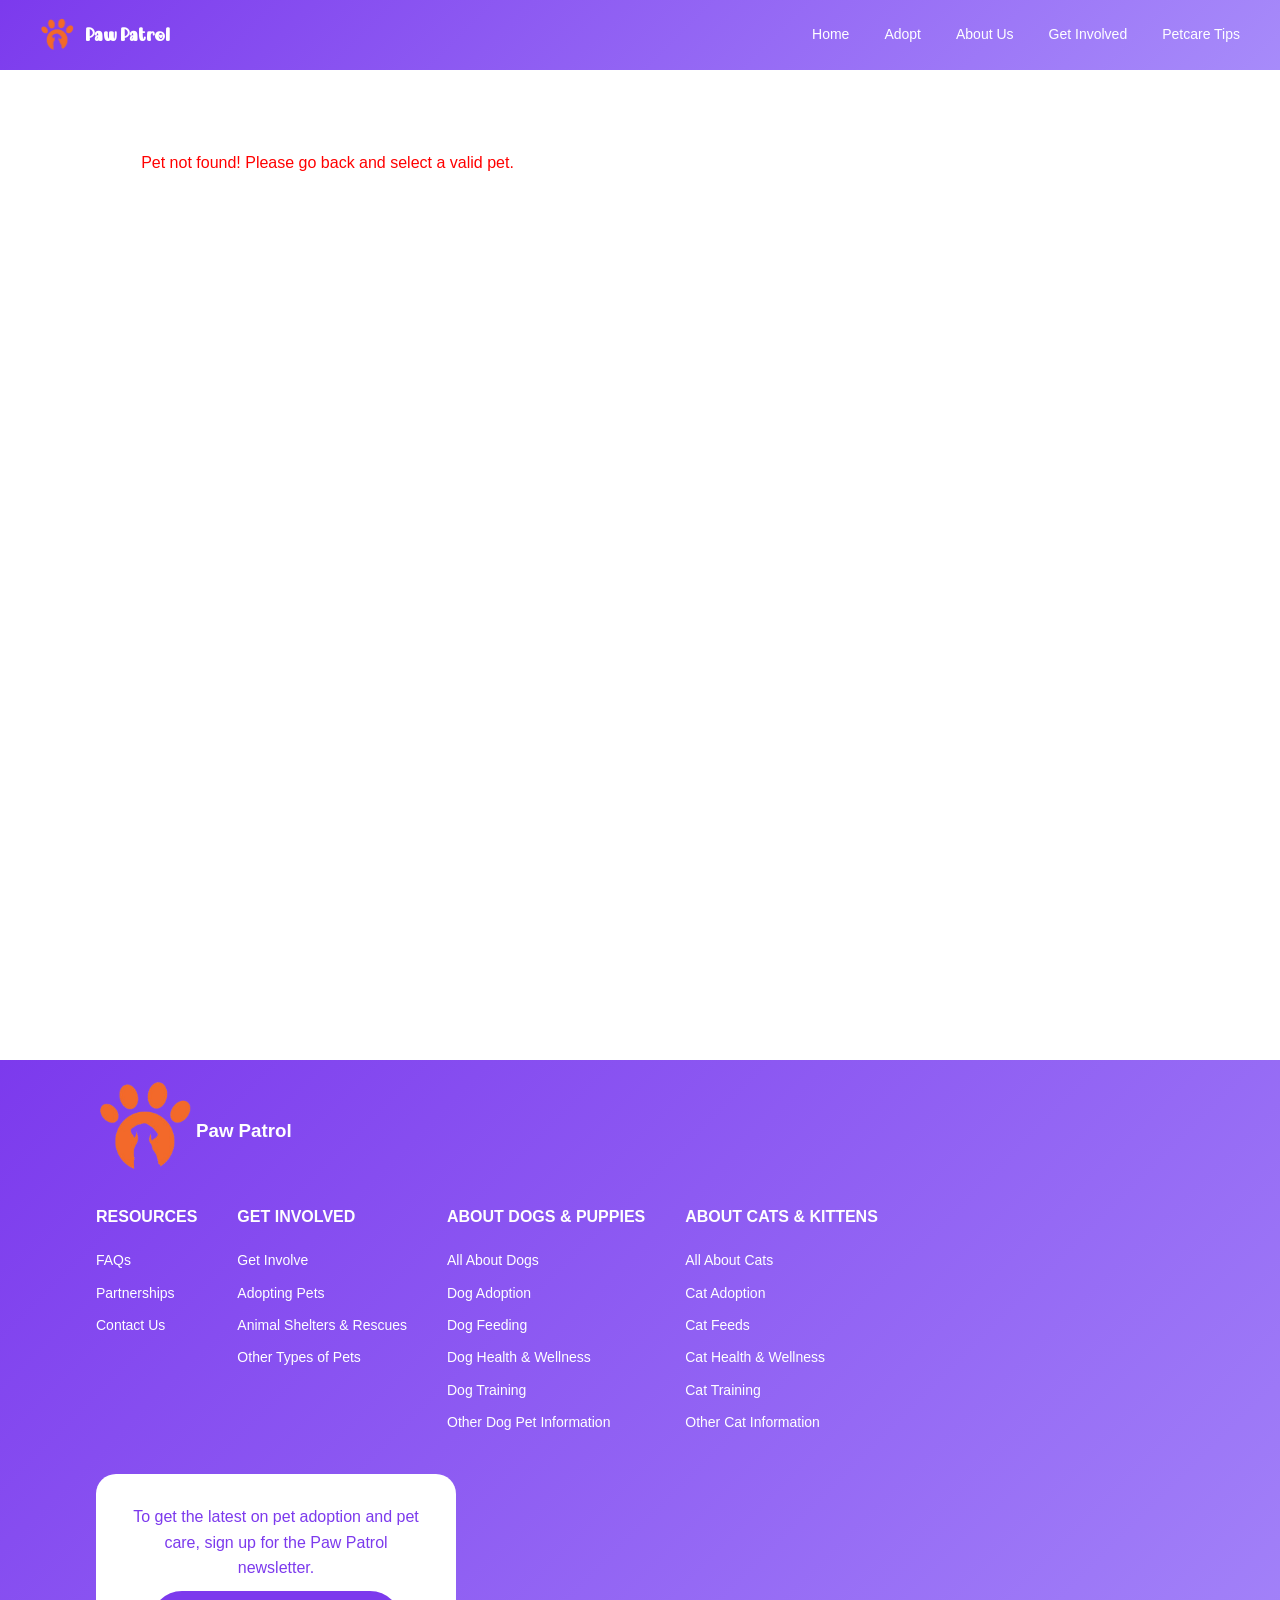
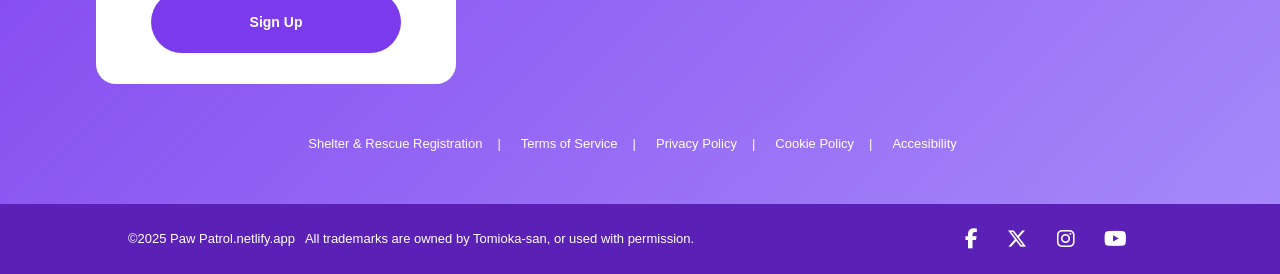
<file: frontend/pet-details.html>
<!DOCTYPE html>
<html lang="en">
<head>
    <meta charset="UTF-8">
    <meta name="viewport" content="width=device-width, initial-scale=1.0">
    <title>Pet Details | Paw Patrol</title>
    <link rel="stylesheet" href="styles.css">
    <link rel="stylesheet" href="https://cdnjs.cloudflare.com/ajax/libs/font-awesome/6.5.1/css/all.min.css">
</head>
<body>

    <!-- ========== HEADER ========== -->
    <header>
        <a href="index.html" class="logo-link">
        <aside class="logo-container">
            <div class="logo-img-container">
                <img src="./images/logo1.png" alt="">
            </div>
            <h3>Paw Patrol</h3>
        </aside>
        </a>
  
        <nav class="navigation" id="nav-menu">
            <a href="index.html">Home</a>
            <a href="index.html">Adopt</a>
            <a href="index.html">About Us</a>
            <a href="index.html">Get Involved</a>
            <a href="index.html">Petcare Tips</a>
        </nav>
        
        <div class="small-screen-menu" id="small-screen-menu">
            <a href="index.html">Home</a>
            <a href="index.html">Adopt</a>
            <a href="index.html">About Us</a>
            <a href="index.html">Get Involved</a>
            <a href="index.html">Petcare Tips</a>
        </div>

        <div class="menu-toggle" id="menu-toggle">
            <i class="fa-solid fa-bars"></i>
        </div>
    </header>

    <!-- ========== MAIN CONTENT ========== -->
    <main class="pet-details-main">
        <div class="pet-details-container">
            <!-- Image Gallery -->
            <section class="pet-gallery-section">
                <div class="pet-gallery-main">
                    <img id="main-pet-image" src="" alt="Pet photo">
                </div>
                <div class="pet-gallery-thumbnails" id="thumbnails-container">
                    <!-- Thumbnails populated by JS -->
                </div>
            </section>

            <!-- Pet Info -->
            <section class="pet-info-section">
                <div class="pet-header">
                    <h1 id="pet-name"></h1>
                    <p id="pet-type-location"></p>
                </div>

                <div class="pet-details-grid">
                    <article class="detail-card">
                        <h3>About</h3>
                        <p id="pet-about"></p>
                    </article>

                    <article class="detail-card">
                        <h3>Pet Details</h3>
                        <ul id="pet-specs">
                            <!-- Populated by JS -->
                        </ul>
                    </article>

                    <article class="detail-card">
                        <h3>Health & Vaccination</h3>
                        <ul id="pet-health">
                            <!-- Populated by JS -->
                        </ul>
                    </article>

                    <article class="detail-card">
                        <h3>Location</h3>
                        <p id="pet-location"></p>
                    </article>
                </div>

                <div class="pet-actions">
                    <!--M-->
                   <a id="adoptBtn" href="#" class="btn btn-primary">Adopt Me</a>

                    <a href="index.html" class="btn btn-secondary">Back to Adoption</a>
                </div>
            </section>
        </div>
    </main>

    <!-- ========== FOOTER ========== -->
    <footer>
        <section class="upper-footer">
            <div class="footer-logo-container" id="footer-logo-container">
                <div class="footer-img-container">
                    <img src="./images/logo1.png" alt="">
                </div>
                <h3>Paw Patrol</h3>
            </div>
            
            <div class="footer-info-container" id="footer-info-container">
                <article>
                    <aside>
                        <h4>RESOURCES <i class="fa-solid fa-caret-down"></i></h4>
                        <a href="">FAQs</a>
                        <a href="">Partnerships</a>
                        <a href="">Contact Us</a>
                    </aside>
                    <aside>
                        <h4>GET INVOLVED <i class="fa-solid fa-caret-down"></i></h4>
                        <a href="">Get Involve</a>
                        <a href="">Adopting Pets</a>
                        <a href="">Animal Shelters & Rescues</a>
                        <a href="">Other Types of Pets</a>
                    </aside>
                    <aside>
                        <h4>ABOUT DOGS & PUPPIES <i class="fa-solid fa-caret-down"></i></h4>
                        <a href="">All About Dogs</a>
                        <a href="">Dog Adoption</a>
                        <a href="">Dog Feeding</a>
                        <a href="">Dog Health & Wellness</a>
                        <a href="">Dog Training</a>
                        <a href="">Other Dog Pet Information</a>
                    </aside>
                    <aside>
                        <h4>ABOUT CATS & KITTENS <i class="fa-solid fa-caret-down"></i></h4>
                        <a href="">All About Cats</a>
                        <a href="">Cat Adoption</a>
                        <a href="">Cat Feeds</a>
                        <a href="">Cat Health & Wellness</a>
                        <a href="">Cat Training</a>
                        <a href="">Other Cat Information</a>
                    </aside>
                </article>
                
                <aside class="footer-sign-up">
                    <p>To get the latest on pet adoption and pet care, sign up for the Paw Patrol newsletter.</p>
                    <a href="" class="sign-up-btn">Sign Up</a>
                </aside>
            </div>

            <div class="legal-info">
                <a href="">Shelter & Rescue Registration</a>
                <a href="">Terms of Service</a>
                <a href="">Privacy Policy</a>
                <a href="">Cookie Policy</a>
                <a href="">Accesibility</a>
            </div>
        </section>

        <section class="lower-footer">
            <div>
                <p>
                    <span>&copy;2025 Paw Patrol.netlify.app</span>   
                    <span>All trademarks are owned by Tomioka-san, or used with permission.</span>
                </p>
                <aside>
                    <a href=""><i class="fa-brands fa-facebook-f"></i></a>
                    <a href=""><i class="fa-brands fa-x-twitter"></i></a>
                    <a href=""><i class="fa-brands fa-instagram"></i></a>
                    <a href=""><i class="fa-brands fa-youtube"></i></a>
                </aside>
            </div>
        </section>
    </footer>

    <script src="pet-details.js"></script>
</body>
</html>
</file>
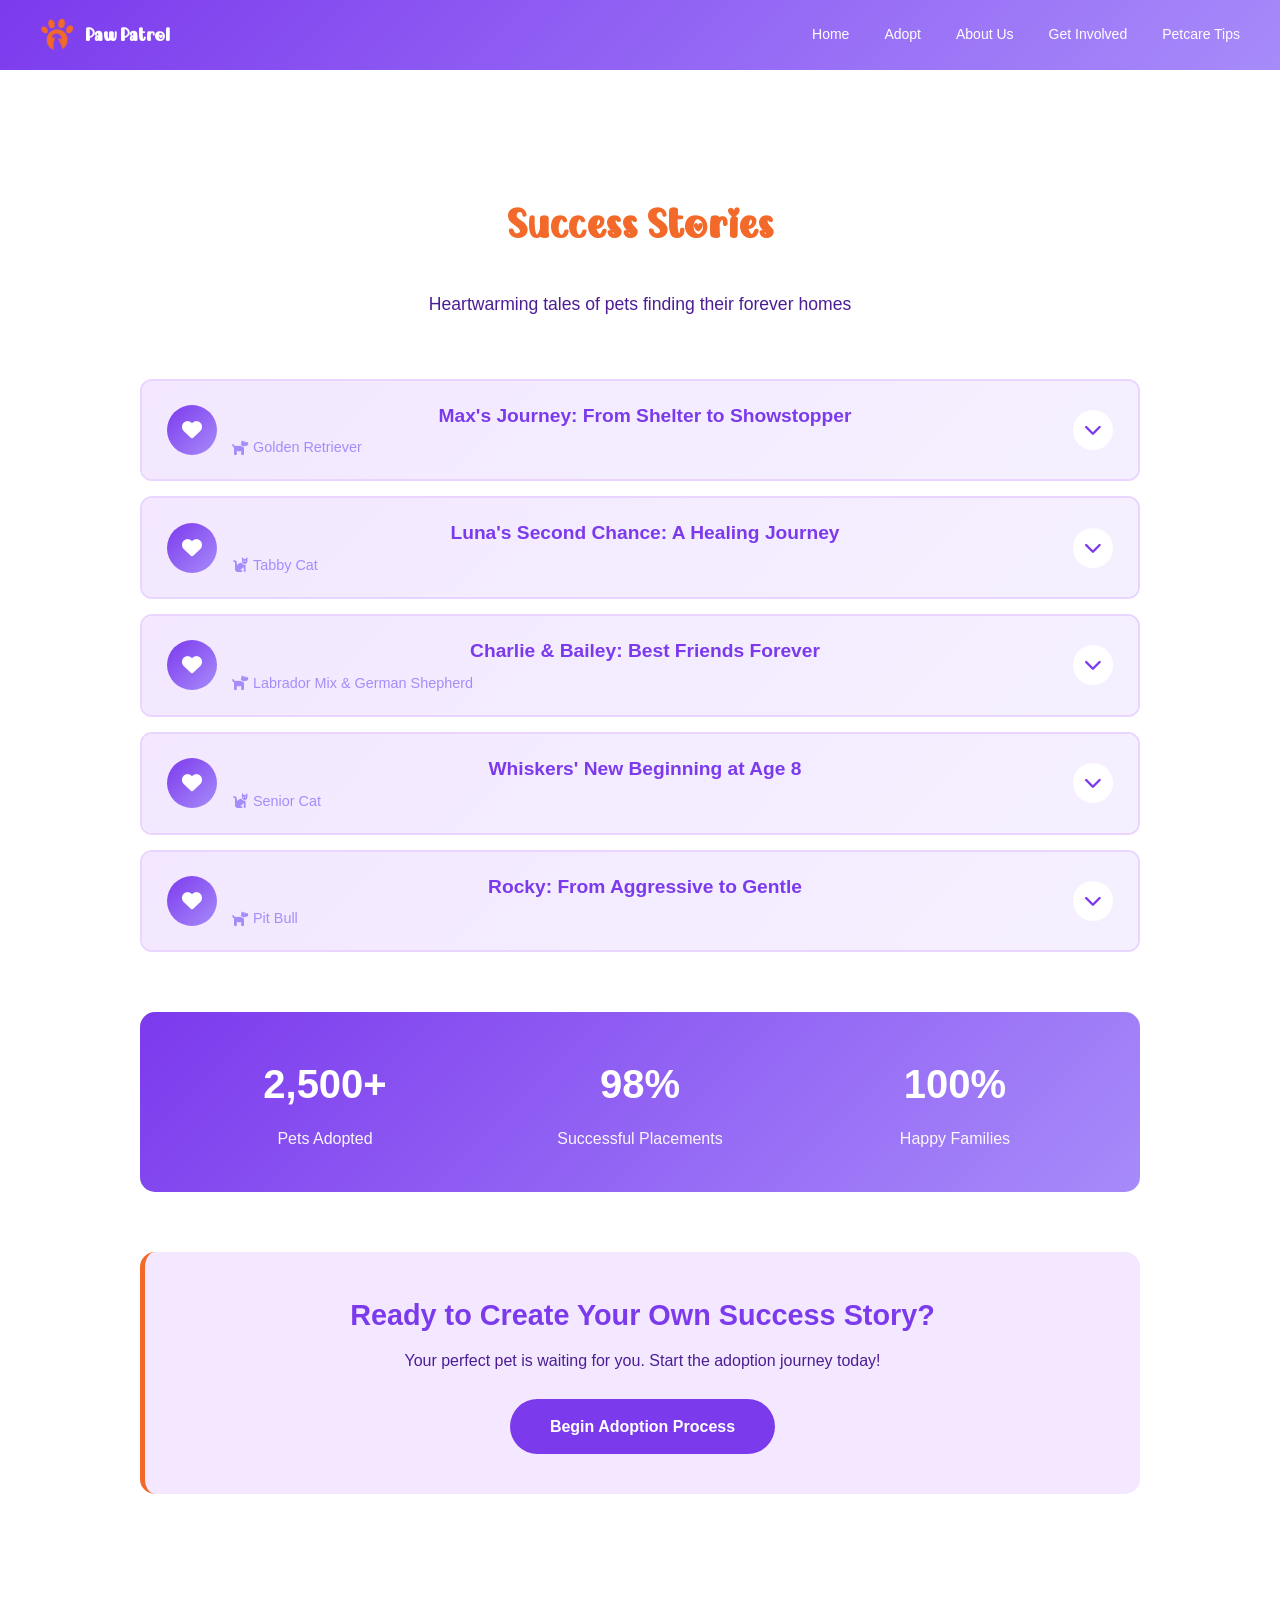
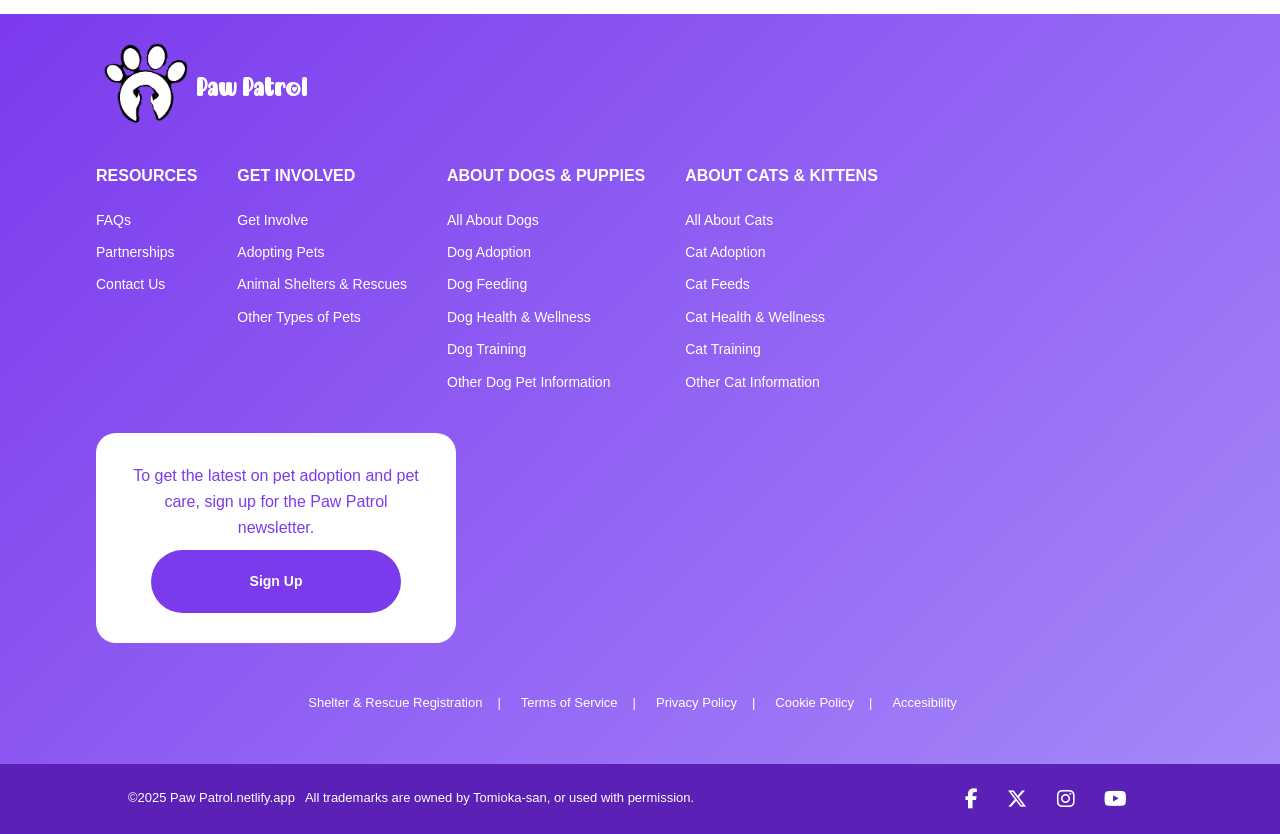
<file: frontend/successStories.html>
<!DOCTYPE html>
<html lang="en">
<head>
    <meta charset="UTF-8">
    <meta name="viewport" content="width=device-width, initial-scale=1.0">
    <title>Success Stories | Paw Patrol</title>
    <link rel="stylesheet" href="styles.css">
    <link rel="stylesheet" href="https://cdnjs.cloudflare.com/ajax/libs/font-awesome/6.5.1/css/all.min.css">
</head>
<body>

    <!-- ========== HEADER ========== -->
    <header>
        <a href="index.html" class="logo-link">
        <aside class="logo-container">
            <div class="logo-img-container">
                <img src="./images/logo1.png" alt="">
            </div>
            <h3>Paw Patrol</h3>
        </aside>
        </a>
  
        <nav class="navigation" id="nav-menu">
            <a href="index.html">Home</a>
            <a href="index.html">Adopt</a>
            <a href="index.html">About Us</a>
            <a href="index.html">Get Involved</a>
            <a href="index.html">Petcare Tips</a>
        </nav>

        <div class="small-screen-menu" id="small-screen-menu">
            <a href="index.html">Home</a>
            <a href="index.html">Adopt</a>
            <a href="index.html">About Us</a>
            <a href="index.html">Get Involved</a>
            <a href="index.html">Petcare Tips</a>
        </div>

        <div class="menu-toggle" id="menu-toggle">
            <i class="fa-solid fa-bars"></i>
        </div>
    </header>

    <!-- ========== MAIN CONTENT ========== -->
    <main class="success-stories-main">
        <section class="success-stories-section">
            <div class="stories-header">
                <h1>Success Stories</h1>
                <p>Heartwarming tales of pets finding their forever homes</p>
            </div>

            <!-- ACCORDION CONTAINER -->
            <div class="stories-accordion">

                <!-- STORY 1 -->
                <article class="story-item">
                    <div class="story-header" onclick="toggleStory(this)">
                        <div class="story-icon">
                            <i class="fa-solid fa-heart"></i>
                        </div>
                        <div class="story-title-section">
                            <h3>Max's Journey: From Shelter to Showstopper</h3>
                            <p class="story-meta"><i class="fa-solid fa-dog"></i> Golden Retriever</p>
                        </div>
                        <div class="story-toggle">
                            <i class="fa-solid fa-chevron-down"></i>
                        </div>
                    </div>
                    <div class="story-content">
                        <div class="story-image">
                            <img src="images/successStoriesImages/success1.png" alt="Max">
                        </div>
                        <div class="story-text">
                            <h4>The Story</h4>
                            <p>Max came to us as a shy, neglected Golden Retriever who had spent over a year in the shelter. When the Martinez family first met him, he could barely make eye contact. After just three months with his new family, Max transformed into a confident, loving companion who now loves beach walks and playing fetch with the neighborhood kids.</p>
                            
                            <h4>Family Testimonial</h4>
                            <p><em>"Max has brought so much joy to our family. We can't imagine life without him. He's not just our pet—he's a valued member of our family who greets us with excitement every single day. Adopting him was the best decision we ever made!"</em></p>
                            
                            <p class="story-quote">— The Martinez Family</p>
                        </div>
                    </div>
                </article>

                <!-- STORY 2 -->
                <article class="story-item">
                    <div class="story-header" onclick="toggleStory(this)">
                        <div class="story-icon">
                            <i class="fa-solid fa-heart"></i>
                        </div>
                        <div class="story-title-section">
                            <h3>Luna's Second Chance: A Healing Journey</h3>
                            <p class="story-meta"><i class="fa-solid fa-cat"></i> Tabby Cat</p>
                        </div>
                        <div class="story-toggle">
                            <i class="fa-solid fa-chevron-down"></i>
                        </div>
                    </div>
                    <div class="story-content">
                        <div class="story-image">
                            <img src="images/successStoriesImages/success2.jpeg" alt="Luna">
                        </div>
                        <div class="story-text">
                            <h4>The Story</h4>
                            <p>Luna was found abandoned on the streets, injured and frightened. Our rescue team nursed her back to health, but she remained traumatized and anxious. When Sarah, a retired nurse, adopted Luna, she provided the patient, loving care Luna desperately needed. Today, Luna is a confident, affectionate cat who loves sunbathing and cuddle sessions.</p>
                            
                            <h4>Family Testimonial</h4>
                            <p><em>"Luna helped me heal as much as I helped her. She's taught me the true meaning of unconditional love and patience. Watching her grow from a scared kitten to the happy, playful cat she is today has been incredibly rewarding. She's my little angel."</em></p>
                            
                            <p class="story-quote">— Sarah Johnson</p>
                        </div>
                    </div>
                </article>

                <!-- STORY 3 -->
                <article class="story-item">
                    <div class="story-header" onclick="toggleStory(this)">
                        <div class="story-icon">
                            <i class="fa-solid fa-heart"></i>
                        </div>
                        <div class="story-title-section">
                            <h3>Charlie & Bailey: Best Friends Forever</h3>
                            <p class="story-meta"><i class="fa-solid fa-dog"></i> Labrador Mix & German Shepherd</p>
                        </div>
                        <div class="story-toggle">
                            <i class="fa-solid fa-chevron-down"></i>
                        </div>
                    </div>
                    <div class="story-content">
                        <div class="story-image">
                            <img src="images/successStoriesImages/success3.jpg" alt="Charlie & Bailey">
                        </div>
                        <div class="story-text">
                            <h4>The Story</h4>
                            <p>Charlie and Bailey came to our shelter together and we couldn't bear to separate them. The Thompson family fell in love with both dogs and decided to adopt them as a pair. The two have since become inseparable, completing each other's lives. They've become therapy dogs and now visit local nursing homes, bringing smiles to residents' faces.</p>
                            
                            <h4>Family Testimonial</h4>
                            <p><em>"We thought adopting two dogs would be twice the work, but it's been twice the love! Charlie and Bailey are the best decision we've ever made together. Watching them play together and comfort each other makes our hearts so full."</em></p>
                            
                            <p class="story-quote">— The Thompson Family</p>
                        </div>
                    </div>
                </article>

                <!-- STORY 4 -->
                <article class="story-item">
                    <div class="story-header" onclick="toggleStory(this)">
                        <div class="story-icon">
                            <i class="fa-solid fa-heart"></i>
                        </div>
                        <div class="story-title-section">
                            <h3>Whiskers' New Beginning at Age 8</h3>
                            <p class="story-meta"><i class="fa-solid fa-cat"></i> Senior Cat</p>
                        </div>
                        <div class="story-toggle">
                            <i class="fa-solid fa-chevron-down"></i>
                        </div>
                    </div>
                    <div class="story-content">
                        <div class="story-image">
                            <img src="images/successStoriesImages/success4.jpg" alt="Whiskers">
                        </div>
                        <div class="story-text">
                            <h4>The Story</h4>
                            <p>Whiskers spent most of his life in a home with 12 other cats before his elderly owner had to surrender him. At 8 years old, many people overlooked him, but Robert and his daughter knew senior cats needed love too. Now in his forever home, Whiskers enjoys a peaceful life with plenty of attention, comfortable napping spots, and gourmet treats.</p>
                            
                            <h4>Family Testimonial</h4>
                            <p><em>"People always want the kittens, but Whiskers proved that senior pets have so much love to give. He's the perfect companion—calm, affectionate, and so grateful for his comfortable home. We're honored to give him the retirement he deserves."</em></p>
                            
                            <p class="story-quote">— Robert and Emma Chen</p>
                        </div>
                    </div>
                </article>

                <!-- STORY 5 -->
                <article class="story-item">
                    <div class="story-header" onclick="toggleStory(this)">
                        <div class="story-icon">
                            <i class="fa-solid fa-heart"></i>
                        </div>
                        <div class="story-title-section">
                            <h3>Rocky: From Aggressive to Gentle</h3>
                            <p class="story-meta"><i class="fa-solid fa-dog"></i> Pit Bull</p>
                        </div>
                        <div class="story-toggle">
                            <i class="fa-solid fa-chevron-down"></i>
                        </div>
                    </div>
                    <div class="story-content">
                        <div class="story-image">
                            <img src="images/successStoriesImages/success5.jpg" alt="Rocky">
                        </div>
                        <div class="story-text">
                            <h4>The Story</h4>
                            <p>Rocky was a rescue dog with a reputation for aggression, but our trainers saw potential. Michael, an experienced dog handler, adopted Rocky and worked patiently with him. Through consistent training and unconditional love, Rocky's demeanor completely changed. Today, he's a certified therapy dog helping children build confidence and overcome their own fears.</p>
                            
                            <h4>Family Testimonial</h4>
                            <p><em>"Rocky's transformation showed me that with patience and love, any dog can change. He's now helping kids and proving that breed stereotypes are wrong. He's the most gentle, loving boy you could ever meet. I'm so proud of him."</em></p>
                            
                            <p class="story-quote">— Michael Davis</p>
                        </div>
                    </div>
                </article>

            </div>

            <!-- STATS SECTION -->
            <div class="success-stats">
                <div class="stat-box">
                    <div class="stat-number">2,500+</div>
                    <p>Pets Adopted</p>
                </div>
                <div class="stat-box">
                    <div class="stat-number">98%</div>
                    <p>Successful Placements</p>
                </div>
                <div class="stat-box">
                    <div class="stat-number">100%</div>
                    <p>Happy Families</p>
                </div>
            </div>

            <!-- CTA SECTION -->
            <div class="stories-cta">
                <h3>Ready to Create Your Own Success Story?</h3>
                <p>Your perfect pet is waiting for you. Start the adoption journey today!</p>
                <a href="adoptionProcess.html" class="btn btn-primary">Begin Adoption Process</a>
            </div>
        </section>
    </main>

    <!-- ========== FOOTER ========== -->
    <footer>
        <section class="upper-footer">
            <div class="footer-logo-container" id="footer-logo-container">
                <div class="footer-img-container">
                    <img src="./images/logo2.1.png" alt="">
                </div>
                <h3 style="font-family: 'LEMON'; font-size: 24px;">Paw Patrol</h3>
            </div>
            
            <div class="footer-info-container" id="footer-info-container">
                <article>
                    <aside>
                        <h4>RESOURCES <i class="fa-solid fa-caret-down"></i></h4>
                        <a href="">FAQs</a>
                        <a href="">Partnerships</a>
                        <a href="">Contact Us</a>
                    </aside>
                    <aside>
                        <h4>GET INVOLVED <i class="fa-solid fa-caret-down"></i></h4>
                        <a href="">Get Involve</a>
                        <a href="">Adopting Pets</a>
                        <a href="">Animal Shelters & Rescues</a>
                        <a href="">Other Types of Pets</a>
                    </aside>
                    <aside>
                        <h4>ABOUT DOGS & PUPPIES <i class="fa-solid fa-caret-down"></i></h4>
                        <a href="">All About Dogs</a>
                        <a href="">Dog Adoption</a>
                        <a href="">Dog Feeding</a>
                        <a href="">Dog Health & Wellness</a>
                        <a href="">Dog Training</a>
                        <a href="">Other Dog Pet Information</a>
                    </aside>
                    <aside>
                        <h4>ABOUT CATS & KITTENS <i class="fa-solid fa-caret-down"></i></h4>
                        <a href="">All About Cats</a>
                        <a href="">Cat Adoption</a>
                        <a href="">Cat Feeds</a>
                        <a href="">Cat Health & Wellness</a>
                        <a href="">Cat Training</a>
                        <a href="">Other Cat Information</a>
                    </aside>
                </article>
                
                <aside class="footer-sign-up">
                    <p>To get the latest on pet adoption and pet care, sign up for the Paw Patrol newsletter.</p>
                    <a href="" class="sign-up-btn">Sign Up</a>
                </aside>
            </div>

            <div class="legal-info">
                <a href="">Shelter & Rescue Registration</a>
                <a href="">Terms of Service</a>
                <a href="">Privacy Policy</a>
                <a href="">Cookie Policy</a>
                <a href="">Accesibility</a>
            </div>
        </section>

        <section class="lower-footer">
            <div>
                <p>
                    <span>&copy;2025 Paw Patrol.netlify.app</span>   
                    <span>All trademarks are owned by Tomioka-san, or used with permission.</span>
                </p>
                <aside>
                    <a href=""><i class="fa-brands fa-facebook-f"></i></a>
                    <a href=""><i class="fa-brands fa-x-twitter"></i></a>
                    <a href=""><i class="fa-brands fa-instagram"></i></a>
                    <a href=""><i class="fa-brands fa-youtube"></i></a>
                </aside>
            </div>
        </section>
    </footer>

    <script src="paw-patrol.js"></script>
    <script>
        function toggleStory(headerElement) {
            const storyItem = headerElement.parentElement;
            const storyContent = storyItem.querySelector('.story-content');
            const toggleIcon = headerElement.querySelector('.story-toggle i');
            
            // Close other open stories
            document.querySelectorAll('.story-item.active').forEach(item => {
                if (item !== storyItem) {
                    item.classList.remove('active');
                    item.querySelector('.story-content').style.maxHeight = '0';
                }
            });
            
            // Toggle current story
            storyItem.classList.toggle('active');
            
            if (storyItem.classList.contains('active')) {
                storyContent.style.maxHeight = storyContent.scrollHeight + 'px';
                toggleIcon.style.transform = 'rotate(180deg)';
            } else {
                storyContent.style.maxHeight = '0';
                toggleIcon.style.transform = 'rotate(0deg)';
            }
        }
    </script>
</body>
</html>
</file>
<file: frontend/styles.css>
/* ======== FONT IMPORTS ======== */
@font-face {
    font-family: 'LEMON';
    src: url('fonts/LEMON.otf') format('opentype');
}

/* ======== GLOBAL STYLES ======== */
body {
    margin: 0;
    font-family: 'Poppins', sans-serif;
    background-color: #F3E8FF;
    color: #4C1D95;
    line-height: 1.6;
}
html {
  scroll-behavior: smooth;
}


a {
    text-decoration: none;
    color: white;
}

/* ======== HEADER ======== */
header {
    position: fixed;
    top: 0;
    left: 0;
    width: 100%;
    height: 70px;
    display: flex;
    align-items: center;
    justify-content: space-between; 
    padding: 0 40px;
    box-sizing: border-box;
    z-index: 1000;
    background: linear-gradient(135deg, #7C3AED 0%, #A78BFA 100%);
    color: white;
    border-bottom: none;
}

    /* ======= LOGO ==========*/
header aside.logo-container {
    height: 50px;
    width: auto;
    display: flex;
    justify-content: left;
    align-items: center;
    margin: 0;
    gap: 10px;
}
header aside.logo-container h3 { 
    width: auto;
    margin: 0;
    font-size: 18px;
    font-weight: 600;
    font-family: 'LEMON';
    color: white;
}

.logo-link {
    display: flex;
    align-items: center;
    text-decoration: none;
    color: inherit; /* keeps the h3 white */
}


header div.logo-img-container {
    height: 35px;
    width: 35px;
}
header div.logo-img-container img {
    object-fit: contain;
    width: 100%;
    height: 100%;
}

    /*========= NAVIGATION ==========*/
header nav.navigation {
    display: flex;
    justify-content: flex-end;
    gap: 35px;
    flex: 1;
    margin-left: auto;
    margin-right: 0;
}

/* ===== Enhanced header link hover (matches footer button feel) ===== */
header nav.navigation a {
    position: relative;
    text-decoration: none;
    padding: 8px 0;
    border-radius: 0;
    transition: all 0.3s ease-in-out;
    color: white;
    font-weight: 500;
    font-size: 14px;
    border-bottom: 2px solid transparent;
}

header nav.navigation a:hover {
    background-color: transparent;
    color: white;
    box-shadow: none;
    transform: none;
    border-bottom: 2px solid #f26929;
}


    /*=========== HAMBORGAR ICON FOR MOBILE ============*/
/* hide toggle button for PC screen*/
header div.menu-toggle {
    display: none;
    z-index: 1001;
    cursor: pointer;
}

/* hide nav menu for mobile */
header div.small-screen-menu {
    display: none;
}


/* ======== HERO SECTION ======== */

/* Parallax hero wrapper */
main.main-content section.wrapper {
    position: relative;
    height: calc(100vh - 70px);
    min-height: 420px;
    overflow: hidden;
    display: block;
}

section.wrapper div.parallax {
    position: absolute;
    inset: 0;
    overflow: hidden;
    pointer-events: none;
    z-index: 1; /* keep images behind hero content */
}

section.wrapper div.parallax img {
    position: absolute;
    left: 50%;
    transform: translate3d(-50%, 0, 0);
    will-change: transform;
    user-select: none;
    pointer-events: none;
    max-width: none;
}

section.wrapper div.parallax img.parallax-bg {
    top: -10%;
    width: 120%;
    height: auto;
    min-height: 120%;
    object-fit: cover;
    z-index: 1;
}

section.wrapper div.parallax img.parallax-fg {
    bottom: -5%;
    width: 115%;
    height: 90%;
    object-fit: cover;
    z-index: 6;
    opacity: 0.95;
}

section.wrapper > div.hero-content {
    position: relative; /* ensure stacking above .parallax */
    z-index: 10;
    pointer-events: auto; /* make sure buttons/links are interactive */
}

/* Text content */
main.main-content section.wrapper div.hero-content {
    position: relative;
    z-index: 10; /* above overlay */
    top: 45%;
    transform: translateY(-50%);
    padding: 0 20px;
    box-sizing: border-box;
}

section.wrapper div.hero-content h2 {
    font-size: 3.0rem;
    margin-bottom: 15px;
    text-shadow: 2px 2px 10px rgba(0,0,0,0.3);
    font-family: 'LEMON';
}
    section.wrapper div.hero-content h2.outline {
         text-shadow:
            -0.5px -0.5px 0 white,
            0.5px -0.5px 0 white,
            -0.5px  0.5px 0 white,
            0.5px  0.5px 0 white;
    }

section.wrapper div.hero-content p {
    font-size: 1.2rem;
    margin-bottom: 25px;
}

section.wrapper div.hero-content a.btn {
    display: inline-block;
    background-color: #f26929;
    color: white;
    padding: 12px 30px;
    border-radius: 40px;
    text-decoration: none;
    font-weight: 600;
    transition: all 0.3s ease;
    box-sizing: border-box;
}

section.wrapper div.hero-content a.btn:hover {
    background: linear-gradient(135deg, #7C3AED, #A78BFA);
}


/* ======== MAIN SECTIONS ======== */
.page { display: none; }
.page.active { display: block; }

main section {
    padding: 60px 20px;
    text-align: center;
}

/* Section titles */
main section h2 {
    color: #f26929;
    font-family: "LEMON";
    font-size: 2.5rem;
    margin-bottom: 25px;
}

/*
    HOMAPAGE ABOUT US
*/
main section#about {
    background: #fff;
    display: flex;
    flex-direction: column;
    width: 100%;
    padding: 60px 20px;
    box-sizing: border-box;
}

main section#about > * {
    max-width: 1200px;
    margin-left: auto;
    margin-right: auto;
    width: 100%;
}

section#about div.about-header { 
    text-align: left; 
    margin-bottom: 20px;
}
section#about div.about-header h2 { margin: 0;}

    /* Upper About Us: Mission and Team*/
section#about div.upper-about {
    display: flex;
    flex-wrap: wrap;
    text-align: left;
    align-items: center;
    justify-content: space-between;
}
div.upper-about aside.mission-vision {
    width: 425px;
    margin-bottom: 10px;
}

div.upper-about aside.our-team {
    width: 700px;
    display: flex;
    flex-direction: column;
}

div.upper-about aside.our-team div.team-img-container {
    width: 100%;
    height: 300px;
    background-color: rgb(230, 230, 230);
    display: flex;
    border-radius: 30px;
    margin-bottom: 20px;
    position: relative;
}
    div.upper-about aside.our-team div.team-img-container img {
        object-fit: cover;
        object-position: 50% 35%; 
        border-radius: 30px;
        width: 100%;
        height: 100%; 
        display: block;
    }

div.upper-about aside.our-team div.team-people-container {
    display: flex;
    flex-wrap: wrap;
    justify-content: space-around;
}
div.upper-about aside.our-team div.team-people-container article {
    text-align: center;
}
div.upper-about aside.our-team div.team-people-container article h3, p { margin: 0; }

section#about hr { /* LINE BREAK */
    padding: 4px;
    background-color: #A78BFA;
    width: 100%;
    margin: 50px auto 20px auto;
    border-radius: 10px;
    border: none;
    box-sizing: border-box;
}

/* Bottom About Us: Gallery */
main section#about div.bottom-about {
    display: flex;
    flex-direction: column;
}

section#about div.bottom-about h3 { 
    text-align: left;
    margin: 5px 0;
    font-family: "LEMON";
    color: #f26929;
    font-size: 1.8rem;
}

div.bottom-about aside.gallery { margin-bottom: 40px; }

div.bottom-about div.gallery-container {
    display: flex;
    justify-content: flex-start; 
    width: 100%;
    align-items: flex-start;
    margin-bottom: 18px;
    overflow: hidden; 
    position: relative; 
}

div.bottom-about div.gallery-container {
    width: 100%;
    height: auto;
    display: flex;
    flex-wrap: nowrap; 
    justify-content: flex-start;
    gap: 10px;
}

.gallery-track {
    display: flex;
    gap: 10px;
    transition: transform 0.45s ease;
    will-change: transform;
    align-items: stretch;
}


div.bottom-about div.gallery-container div.gallery-card {
    display: flex;
    flex: 0 0 200px; 
    height: 200px;   
    position: relative;
    overflow: hidden;
}
div.bottom-about div.gallery-container div.gallery-card img {
    width: 100%;
    height: 100%;
    object-fit: cover;
    border-radius: 10px;
}
div.bottom-about div.gallery-container {
    transition: width 0.35s ease, transform 0.25s ease;
}

div.bottom-about div.gallery-container div.gallery-card {
    transition: flex-basis 0.35s ease, opacity 0.25s ease;
    will-change: flex-basis;
    z-index: 1;
}

div.bottom-about div.gallery-container div.gallery-card:hover {
    flex-basis: 260px; 
    z-index: 3;
}

/* Arrow controls for the gallery (desktop) */
.gallery-arrow {
    position: absolute;
    top: 50%;
    transform: translateY(-50%);
    right: 10px;
    background: rgba(76,29,149,0.85);
    color: white;
    border: none;
    width: 42px;
    height: 42px;
    border-radius: 50%;
    display: flex;
    align-items: center;
    justify-content: center;
    cursor: pointer;
    z-index: 6;
    box-shadow: 0 6px 18px rgba(0,0,0,0.18);
}
.gallery-arrow-left { left: 10px; right: auto; }
.gallery-arrow-right { right: 10px; }
.gallery-arrow:disabled { opacity: 0.35; cursor: default; }

aside.gallery div.gallery-container div.gallery-card i { /*paw icon*/
    position: absolute;
    top: 10px;
    right: 10px;
    background-color: white;
    border-radius: 50%;
    padding: 5px;
}

/* Bottom About Us: News & Blog */
section#about div.bottom-about {
    box-sizing: border-box;
}
section#about div.bottom-about hr {
    margin: 0;
    border-radius: 10px 10px 0 0;
}    
section#about div.bottom-about aside.news-blog {
    background-color: #ffffff;
    padding: 15px 15px 20px 15px;
    width: 100%;
    box-sizing: border-box;
    border-radius: 0 0 20px 20px;
}

section#about div.bottom-about aside.news-blog div.news-container {
    display: flex;
    flex-wrap: wrap;
    /* FIX 1: Center cards horizontally */
    justify-content: center; 
    /* FIX 2: Add spacing between cards (both row and column gap) */
    gap: 20px; 
    position: relative;
}

div.bottom-about aside.news-blog div.news-container article.news-card {
    width: 275px;
    text-align: left;
    min-height: 200px;
    padding: 15px;
    box-sizing: border-box;
    border-radius: 15px;
    position: relative;
     background-color: #e2c7ff;
}
   
div.bottom-about aside.news-blog div.news-container article.news-card h4 {
    margin: 0 0 10px 0;
    font-size: 20px;
}
div.bottom-about aside.news-blog div.news-container article.news-card p {
    font-size: 13px;
}
   
div.bottom-about aside.news-blog div.news-container article.news-card a {
    position: absolute;
    bottom: 10px;
    right: 10px;
    font-size: 12px;
    padding: 5px 10px;
    border-radius: 20px;
    border: 2px solid #7C3AED;
    color: #7C3AED;
}
    div.bottom-about aside.news-blog div.news-container article.news-card a:hover {
        background-color: #7C3AED;
        color: white;
    }


/*
    HOMEPAGE ADOPT
*/
main section#adopt {
    background-color: #F3E8FF;
    min-height: 60vh;
}

main section#adopt h2 {
    display: flex;
    justify-content: center;
    align-items: center;
    cursor: pointer;
}

main section#adopt h2 i {
    font-size: 22px;
    margin-left: 10px;
    transition: transform 0.2s ease-in-out;
}
    main section#adopt h2:hover i {
        transform: translateX(8px);
    } 

main section#adopt div.container-adopt-card {
    display: flex;
    flex-wrap: wrap;
    justify-content: center;
}
section#adopt div.container-adopt-card aside.adopt-card {
    position: relative;
    background-color: rgb(255, 255, 255);
    height: 250px;
    width: 200px;
    margin: 10px;
    border-radius: 12px;
    box-shadow: 2px 2px 10px rgba(0, 0, 0, 0.4);
    transition: transform 0.3s ease-in-out, border 0.3s ease-in-out;
    cursor: pointer;
    border: 3px solid transparent;
}
    section#adopt div.container-adopt-card aside.adopt-card:hover {
        transform: scale(1.05);
        border: 3px solid #f26929;
        box-shadow: 0 8px 20px rgba(242, 105, 41, 0.3);
    }
    section#adopt div.container-adopt-card aside.adopt-card:last-child h3 {
        padding: 0 0 20px 0;
    }

div.container-adopt-card aside.adopt-card div.adopt-img-container {
    height: 200px;
    display: flex;
}
    aside.adopt-card div.adopt-img-container img {
        object-fit: cover;
        width: 100%;
        border-radius: 10px;
    }
div.container-adopt-card aside.adopt-card h3 {
    background-color: white;
    padding: 25px 0;
    bottom: -20px;
    position: absolute;
    width: 100%;
    border-radius: 35% 35% 10px 10px;
    overflow: hidden;
    text-align: center;
}

    /* Adopt Buttons*/
section#adopt div.adopt-buttons {
    display: flex;
    flex-wrap: wrap;
    justify-content: space-between;
    width: 75%;
    min-height: 225px;
    margin: 80px auto 0 auto;
}
section#adopt div.adopt-buttons aside {
    width: 250px;
    height: 225px;
    position: relative;
    display: flex;
    flex-direction: column;
}
section#adopt div.adopt-buttons aside i {
    font-size: 30px;
}
section#adopt div.adopt-buttons aside h3 {
    font-size: 20px;
}
section#adopt div.adopt-buttons aside a {
    position: absolute;
    bottom: 10px;
    left: 50%;

    /* center the anchor horizontally within the aside */
    transform: translateX(-50%);
    display: inline-block;
    padding: 8px 18px;
    background-color: #7C3AED;
    color: #fff;
    border-radius: 30px;
    text-align: center;
    transition: all 0.3s ease;
}
    section#adopt div.adopt-buttons aside a:hover {
        background-color: #f26929;
        color: white;
        transform: translateX(-50%) scale(1.05);
    }

    /*
        HOMEPAGE: GET INVOLVED
    */
main section#help {
    display: flex;
    flex-direction: column;
}

main section#help h2 {
    display: flex;
    justify-content: center;
    align-items: center;
    cursor: pointer;
}

main section#help h2 i {
    font-size: 22px;
    margin-left: 10px;
    transition: transform 0.2s ease-in-out;
}
    main section#help h2:hover i {
        transform: translateX(8px);
    } 

section#help div.involved-container {
    display: flex;
    flex-wrap: wrap;
    gap: 10px;
    justify-content: center;
}

section#help div.involved-container div.donate-actions,
section#help div.involved-container div.help-actions {
    display: flex;
    flex-direction: column;
}
    /* DONATE ACTIONS */
section#help div.involved-container div.donate-actions {
    width: 400px;
}
section#help div.involved-container div.donate-actions article {
    width: 100%;
    height: 300px;
    box-sizing: border-box;
    margin-bottom: 10px;
    padding: 10px 20px 10px 20px;
    background-color: white;
    display: flex;
    flex-direction: column;
    align-items: center;
    justify-content: center;
    border-radius: 20px 0 0 20px;
}
section#help div.involved-container div.donate-actions article i {
    font-size: 40px;
}
section#help div.involved-container div.donate-actions article button {
    background-color: #7C3AED;
    color: white;
    margin-top: 20px;
    padding: 15px;
    margin: 30px 0 0 0;
    width: 90%;
    border-radius: 10px;
    font-size: 14px;
    cursor: pointer;
    border: none;
}
    section#help div.involved-container div.donate-actions article button:hover {
        background-color: #f26929;
    }

    /* HELP ACTIONS */
section#help div.involved-container div.help-actions {
    width: 800px;
}
section#help div.involved-container div.help-actions article {
    height: 300px;
    display: flex;
    position: relative;
    margin-bottom: 10px;
    padding: 0;
    
}
section#help div.involved-container div.help-actions article aside.volunteer-img-container {
    width: 100%;
    height: 100%;
    display: flex;
    background-color: black;
    border-radius: 0 20px 20px 0;
}
div.involved-container div.help-actions article aside.volunteer-img-container img {
    object-fit: cover;
    border-radius: 0 20px 20px 0;
    width: 100%;
    height: 100%;
    opacity: 0.5;
    transition: 0.3s ease-in-out;
}
    section#help div.involved-container div.help-actions article:hover aside.volunteer-img-container img {
        opacity: 1;
    }

section#help div.involved-container div.help-actions article aside.volunteer-form {
    position: absolute;
    display: flex;
    justify-content: space-between;
    align-items: center;
    padding: 0 20px;
    bottom: 0;
    background: linear-gradient(0deg, rgba(218, 218, 218, 0.95) 0%, rgba(218, 218, 218,0.5) 60%, rgba(218, 218, 218,0.05) 100%);
    width: 100%;
    box-sizing: border-box;
    height: 70px;
    overflow: hidden;
    transition: opacity 0.3s ease;
}

section#help div.involved-container div.help-actions article aside.volunteer-form button {
    color: #4C1D95;
    border: 2px solid #5B21B6;
    padding: 10px 20px;
    border-radius: 50px;
    font-size: 14px;
    background: none;
    cursor: pointer;
}
    section#help div.involved-container div.help-actions article aside.volunteer-form button:hover {
        color: white;
        background-color: #5B21B6;
        border: none;
    }

    /*
        PETCARE TIPS
    */
main section#care {
    display: flex;
    flex-direction: column;
    width: 80%;
    margin: 0 auto;
}

main section#care h2 {
    display: flex;
    justify-content: center;
    align-items: center;
    cursor: pointer;
}

main section#care h2 i {
    font-size: 22px;
    margin-left: 10px;
    transition: transform 0.2s ease-in-out;
}
    main section#care h2:hover i {
        transform: translateX(8px);
    } 

section#care div.care-tips-container {
    display: flex;
    flex-wrap: wrap;
    justify-content: space-between;
}

/* REPLACE YOUR EXISTING article RULE with this */
section#care div.care-tips-container article {
    width: 300px;
    height: auto; 
    margin-bottom: 10px;
    position: relative;
    padding: 0;
    cursor: pointer;
    /* FIX: Set box-sizing on the parent to ensure correct width calculations */
    box-sizing: border-box; 
}
/* REPLACE YOUR EXISTING h3 RULE with this */
div.care-tips-container article h3 {
    color: white;
    background-color: #7C3AED;
    margin: 0;
    /* Added consistent horizontal padding (15px left/right) */
    padding: 18px 15px 12px 15px; 
    font-size: 16px;
    transition: 0.3s ease-in-out;
    border-radius: 0 0 10px 10px;

    /* FIX 1: Ensure it spans the full width of the parent */
    width: 100%; 
    /* FIX 2: Includes the padding (15px on each side) inside the 100% width */
    box-sizing: border-box;
    /* FIX 3: Centers the title text horizontally */
    text-align: center; 
}
    section#care div.care-tips-container article:hover h3 {
        transform: translateY(-5px);
    }
div.care-tips-container article i.fa-chevron-up {
    position: absolute;
    left: 50%;
    transform: translateX(-50%);
    transition: transform 0.3s ease-in-out;
    bottom: 9%;
    background-color: #7C3AED;
    color: white;
    width: 36px;
    height: 36px;
    display: flex;
    align-items: center;
    justify-content: center;
    border-radius: 15px;
    padding: 0;
    z-index: 1;
}

    section#care div.care-tips-container article:hover i.fa-chevron-up {
        transform: translate(-50%, -70%);
        border-radius: 50%;
        transition: 0.3s ease-in-out;
    }

    /* PET CARE IMAGES */
div.care-tips-container article aside.care-img-container {
    width: 100%;
    height: 400px;
    background-color: black;
    border-radius: 10px 10px 0 0;
}

div.care-tips-container article aside.care-img-container img {
    object-fit: cover;
    width: 100%;
    height: 100%;
    opacity: 0.5;
    transition: 0.3s ease-in-out;
    border-radius: 10px 10px 0 0;
}
    section#care div.care-tips-container article:hover aside.care-img-container img {
        opacity: 1;
    }

/* 
=========================
        FOOTER
=========================
*/
footer {
    width: 100%;
    background: linear-gradient(135deg, #7C3AED 0%, #A78BFA 100%);
    color: white;
}

    /* ================ UPPER FOOTER =========== */
footer section.upper-footer {
    min-height: 60vh;
    margin: 0 auto;
    height: 85%;
    width: 85%;
    display: flex;
    flex-direction: column;
    justify-content: center;
} 

    /* for logo in the footer */
footer section.upper-footer div.footer-logo-container {
    display: flex;
    align-items: center;
    margin: 20px 0 0 0;
}

    /* for image in the footer*/
footer section.upper-footer div.footer-img-container {
    width: 100px;
}

footer section.upper-footer div.footer-img-container img {
    object-fit: contain;
    width: 100%;
    height: 100%;
}


    /* More information for the footer area */
footer section.upper-footer div.footer-info-container {
    display: flex;
    justify-content: space-between;
    flex-wrap: wrap;
}

div.footer-info-container article {
    display: flex;
    justify-content: space-between;
    flex-wrap: wrap;
    margin-bottom: 20px;
}

div.footer-info-container article aside {
    display: flex;
    flex-direction: column;
    margin-right: 40px;
    gap: 10px;
}

div.footer-info-container article aside h4 i { display: none; }

div.footer-info-container article aside h4 { margin-bottom: 10px; }

div.footer-info-container article aside a { font-size: 14px; }

    /* sign-up in the footer*/
div.footer-info-container aside.footer-sign-up {
    height: 150px;
    width: 300px;
    display: flex;
    flex-direction: column;
    justify-content: center;
    align-items: center;
    text-align: center;
    background-color: white;
    padding: 30px;
    border-radius: 20px;
    margin: 20px 0;
}

div.footer-info-container aside.footer-sign-up p {
    color: #7C3AED;
    font-weight: 525;
    padding-bottom: 10px;
}
    /* sign-up button in the footer */
div.footer-info-container aside.footer-sign-up a {
    padding: 20px;
    background: #7C3AED;
    width: 70%;
    border-radius: 50px;
    color: white;
    font-size: 14px;
    font-weight: 600;
    transition: all 0.3s ease;
}   

div.footer-info-container aside.footer-sign-up a:hover {
    background: #f26929 !important;
    color: white;
    transform: scale(1.02);
}

    /* legal info in footer*/
footer section.upper-footer div.legal-info {
    display: flex;
    justify-content: center;
    gap: 20px; 
    flex-wrap: wrap;
    margin: 30px 0 50px 0;
}

footer section.upper-footer div.legal-info a {
    color: white;
    text-decoration: none;
    position: relative;
    font-size: 13px;
}

    /* separator line  */
footer section.upper-footer div.legal-info a::after {
    content: "|";
    margin-left: 15px;
    color: white;
}

footer section.upper-footer div.legal-info a:last-child::after { content: ""; }

/* ================ LOWER FOOTER =========== */
footer section.lower-footer {
    min-height: 70px;
    background-color: #5B21B6;
    display: flex;
}

footer section.lower-footer div {
    margin: 0 auto;
    display: flex;
    justify-content: space-between;
    align-items: center;
    width: 80%;
    background-color: #5B21B6;
    flex-wrap: wrap;
    padding: 10px 0;
}
    /* copyright and trademark info */
footer section.lower-footer div p {
    font-size: 13px;
    font-family: sans-serif;
    display: flex;
    flex-wrap: wrap;
    justify-content: center;
    text-align: center;
}

footer section.lower-footer div p span { margin-right: 10px; }

    /* socail media links */
footer section.lower-footer div aside a {
    margin-right: 25px;
    font-size: 20px;
}


/* ======== RESPONSIVE DESIGN - MOBILE ======== */
@media (max-width: 768px) {

    /*======= HEADER =========*/
    /* hide PC nav bar in mobile version*/
    header nav.navigation { display: none; }

    /* show nav when active */
    header nav.navigation.active { display: flex; }

    /* show the jirburger icon */
    header div.menu-toggle { display: block; }

    /* side menu for mobile screen */
    header div.small-screen-menu {
        background: linear-gradient(135deg, #7C3AED 0%, #A78BFA 100%);
        height: 100vh;
        width: 100%;
        max-width: 250px;
        position: fixed;
        top: 0;
        right: -300px;
        display: flex;
        flex-direction: column;
        align-items: start;
        padding: 80px 10px;
        transition: right 0.3s ease;
        z-index: 1000;
        box-sizing: border-box;
    }

    header div.small-screen-menu a {
        color: white;
        text-decoration: none;
        margin: 10px 0;
        font-size: 16px;
        width: 100%;
        box-sizing: border-box;
        padding: 5px 15px;
        transition: transform 0.3s ease-in-out;
    }

    header div.small-screen-menu a:hover {
        background-color: #f26929;
        color: white;
        border-radius: 10px;
        transform: scale(1.02);
    }

    header div.small-screen-menu.active { right: 0; }


    .hero {
        padding: 80px 20px;
    }

    section article {
        width: 95%;
        padding: 20px;
    }

        /* ========== FOOTER =========== */
    div.footer-info-container article { padding-top: 0; }

    div.footer-info-container article aside {
        width: 100%;
        border-bottom: 1px solid rgba(255, 255, 255, 0.2);
        padding: 10px 0;
    }

    /* hide info links by default on mobile */
    div.footer-info-container article aside a { display: none; }

    div.footer-info-container article aside h4 {
        display: flex;
        justify-content: space-between;
        align-items: center;
        cursor: pointer;
        font-weight: 600;
    }

    div.footer-info-container article aside h4 i { 
        display: inline-block;
        transition: transform 0.3s ease; 
    }

    .footer-info-container article aside.active h4 i { transform: rotate(180deg); }

    /* Show links when active */
    div.footer-info-container article aside.active a {
        display: block;
        padding-left: 10px;
    }

    /* sign up aligning center */
    div.footer-info-container aside.footer-sign-up {
        margin: 0 auto;
    }

    /* social media link aligning center */
    section.lower-footer div aside {
        margin: 0 auto;
    }
}


/* ======== PET DETAILS PAGE ======== */
.pet-details-main {
    padding: 100px 20px 60px 20px;
    background-color: #ffffff;
    min-height: 100vh;
}

.pet-details-container {
    max-width: 1200px;
    margin: 0 auto;
    display: grid;
    grid-template-columns: 1fr 1fr;
    gap: 50px;
    align-items: start;
}

/* Gallery Section */
.pet-gallery-section {
    display: flex;
    flex-direction: column;
    gap: 15px;
}

.pet-gallery-main {
    width: 100%;
    height: 500px;
    background-color: white;
    border-radius: 15px;
    overflow: hidden;
    box-shadow: 0 5px 20px rgba(124, 58, 237, 0.15);
}

.pet-gallery-main img {
    width: 100%;
    height: 100%;
    object-fit: cover;
    transition: transform 0.3s ease;
}

.pet-gallery-main img:hover {
    transform: scale(1.02);
}

.pet-gallery-thumbnails {
    display: flex;
    gap: 10px;
    justify-content: flex-start;
    flex-wrap: wrap;
}

.pet-gallery-thumbnails img {
    width: 80px;
    height: 80px;
    border-radius: 10px;
    cursor: pointer;
    border: 3px solid transparent;
    object-fit: cover;
    transition: all 0.3s ease;
    opacity: 0.7;
}

.pet-gallery-thumbnails img:hover,
.pet-gallery-thumbnails img.active {
    border-color: #f26929;
    opacity: 1;
}

/* Pet Info Section */
.pet-info-section {
    display: flex;
    flex-direction: column;
    gap: 30px;
}

.pet-header {
    padding-bottom: 20px;
    border-bottom: 2px solid #A78BFA;
}

.pet-header h1 {
    font-size: 2.5rem;
    color: #7C3AED;
    margin: 0 0 10px 0;
}

.pet-header p {
    font-size: 1.1rem;
    color: #4C1D95;
    margin: 0;
}

.pet-details-grid {
    display: grid;
    grid-template-columns: repeat(2, 1fr);
    gap: 20px;
}

.detail-card {
    background-color: white;
    padding: 20px;
    border-radius: 15px;
    box-shadow: 0 3px 15px rgba(124, 58, 237, 0.1);
    border-left: 4px solid #f26929;
}

.detail-card h3 {
    color: #7C3AED;
    font-size: 1.2rem;
    margin: 0 0 15px 0;
}

.detail-card p {
    color: #4C1D95;
    line-height: 1.6;
    margin: 0;
}

.detail-card ul {
    list-style: none;
    padding: 0;
    margin: 0;
}

.detail-card ul li {
    color: #4C1D95;
    padding: 8px 0;
    border-bottom: 1px solid #E9D5FF;
}

.detail-card ul li:last-child {
    border-bottom: none;
}

.detail-card ul li strong {
    color: #7C3AED;
}

/* Buttons */
.pet-actions {
    display: flex;
    gap: 15px;
    margin-top: 20px;
}

.btn {
    display: inline-block;
    padding: 12px 30px;
    border-radius: 40px;
    text-decoration: none;
    font-weight: 600;
    text-align: center;
    transition: all 0.3s ease;
    flex: 1;
}

.btn-primary {
    background-color: #7C3AED;
    color: white;
    border: none;
}

.btn-primary:hover {
    background-color: #f26929;
    transform: scale(1.05);
}

.btn-secondary {
    background-color: #A78BFA;
    color: white;
    border: 2px solid #A78BFA;
}

.btn-secondary:hover {
    background-color: transparent;
    color: #7C3AED;
    border-color: #7C3AED;
}

/* Responsive Design */
@media (max-width: 768px) {
    .pet-details-container {
        grid-template-columns: 1fr;
        gap: 30px;
    }

    .pet-gallery-main {
        height: 350px;
    }

    .pet-details-grid {
        grid-template-columns: 1fr;
    }
    .pet-header {
        display: flex;
        flex-direction: column;
        justify-content: center;
    }
    .pet-header h1 {
        font-size: 2rem;
    }

    .pet-actions {
        flex-direction: column;
    }

    .pet-details-main {
        padding: 90px 15px 40px 15px;
    }
}

/* ======== ADOPTION PROCESS PAGE ======== */
.adoption-process-main {
    padding: 100px 20px 60px 20px;
    background-color: #ffffff;
    min-height: 100vh;
}

.adoption-process-section {
    max-width: 900px;
    margin: 0 auto;
}

.process-header {
    text-align: center;
    margin-bottom: 60px;
}

.process-header h1 {
    font-size: 2.5rem;
    color: #f26929;
    font-family: "LEMON";
    margin: 0 0 10px 0;
}

.process-header p {
    font-size: 1.1rem;
    color: #4C1D95;
    margin: 0;
}

/* Timeline Styles */
.process-timeline {
    position: relative;
    display: flex;
    flex-direction: column;
    margin-bottom: 60px;
    padding-bottom: 60px;
}

/* Vertical line connector */
.process-timeline::before {
    content: "";
    position: absolute;
    left: 50%;
    transform: translateX(-50%);
    top: 0;
    bottom: -60px;
    width: 3px;
    background: linear-gradient(180deg, #7C3AED 0%, #A78BFA 100%);
}

.process-step {
    display: flex;
    margin-bottom: 50px;
    position: relative;
    align-items: flex-start;
}

/* Alternating left and right layout */
.process-step:nth-child(odd) {
    flex-direction: row;
    justify-content: flex-start;
}

.process-step:nth-child(even) {
    flex-direction: row-reverse;
    justify-content: flex-end;
}

.step-number {
    min-width: 60px;
    width: 60px;
    height: 60px;
    border-radius: 50%;
    background: linear-gradient(135deg, #7C3AED 0%, #A78BFA 100%);
    color: white;
    display: flex;
    align-items: center;
    justify-content: center;
    font-size: 24px;
    font-weight: 700;
    position: relative;
    z-index: 2;
    flex-shrink: 0;
    box-shadow: 0 4px 15px rgba(124, 58, 237, 0.3);
}

.step-content {
    background-color: #F3E8FF;
    padding: 25px;
    border-radius: 15px;
    margin: 0 30px;
    flex: 1;
    border-left: 4px solid #f26929;
    transition: all 0.3s ease-in-out;
}

.process-step:nth-child(even) .step-content {
    border-left: none;
    border-right: 4px solid #f26929;
}

.step-content:hover {
    box-shadow: 0 5px 20px rgba(124, 58, 237, 0.15);
    transform: translateY(-3px);
}

.step-content h3 {
    color: #7C3AED;
    font-size: 1.3rem;
    margin: 0 0 12px 0;
    display: flex;
    align-items: center;
    gap: 10px;
}

.step-content h3 i {
    font-size: 1.2rem;
    color: #f26929;
}

.step-content p {
    color: #4C1D95;
    margin: 0;
    line-height: 1.6;
    font-size: 0.95rem;
}

.step-connector {
    display: none;
}

/* Info Box */
.process-info-box {
    background-color: #E9D5FF;
    border-left: 5px solid #f26929;
    padding: 30px;
    border-radius: 15px;
    margin-bottom: 40px;
}

.process-info-box h3 {
    color: #7C3AED;
    margin: 0 0 10px 0;
    font-size: 1.2rem;
}

.process-info-box p {
    color: #4C1D95;
    margin: 0;
    line-height: 1.6;
}

.process-info-box a {
    color: #7C3AED;
    text-decoration: underline;
    font-weight: 600;
}

.process-info-box a:hover {
    color: #f26929;
}

/* CTA Buttons */
.process-cta {
    display: flex;
    gap: 20px;
    justify-content: center;
    flex-wrap: wrap;
}

.process-cta .btn {
    padding: 15px 40px;
    font-size: 1rem;
}

.btn-primary {
    background-color: #7C3AED;
    color: white;
    transition: all 0.3s ease;
}

.btn-primary:hover {
    background-color: #f26929;
    transform: scale(1.05);
}

.btn-secondary {
    background-color: transparent;
    color: #7C3AED;
    border: 2px solid #7C3AED;
    transition: all 0.3s ease;
}

.btn-secondary:hover {
    background-color: #7C3AED;
    color: white;
    transform: scale(1.05);
}

/* Responsive Design for Adoption Process */
@media (max-width: 768px) {
    .adoption-process-main {
        padding: 90px 15px 40px 15px;
    }

    .process-header h1 {
        font-size: 2rem;
    }

    /* Single column timeline on mobile */
    .process-timeline::before {
        left: 30px;
    }

    .process-step {
        flex-direction: column !important;
        justify-content: flex-start !important;
        margin-bottom: 40px;
    }

    .step-number {
        margin-bottom: 15px;
    }

    .step-content {
        margin: 0;
        border-left: 4px solid #f26929;
        border-right: none !important;
    }

    .process-cta {
        flex-direction: column;
    }

    .process-cta .btn {
        width: 100%;
    }
}

/* ======== ADOPTION REQUIREMENTS PAGE ======== */
.requirements-main {
    padding: 100px 20px 60px 20px;
    background-color: #ffffff;
    min-height: 100vh;
}

.requirements-section {
    max-width: 1100px;
    margin: 0 auto;
}

.requirements-header {
    text-align: center;
    margin-bottom: 60px;
}

.requirements-header h1 {
    font-size: 2.5rem;
    font-family: "LEMON";
    color: #f26929;
    margin: 0 0 10px 0;
}

.requirements-header p {
    font-size: 1.1rem;
    color: #4C1D95;
    margin: 0;
}

/* Requirements Cards Grid */
.requirements-container {
    display: grid;
    grid-template-columns: repeat(auto-fit, minmax(350px, 1fr));
    gap: 25px;
    margin-bottom: 50px;
}

.requirements-card {
    background: linear-gradient(135deg, #F3E8FF 0%, #F5F0FF 100%);
    border: 2px solid #E9D5FF;
    border-radius: 15px;
    padding: 30px;
    transition: all 0.3s ease;
    position: relative;
    overflow: hidden;
}

.requirements-card::before {
    content: "";
    position: absolute;
    top: 0;
    left: 0;
    right: 0;
    height: 4px;
    background-color: #f26929;
}

.requirements-card:hover {
    transform: translateY(-8px);
    box-shadow: 0 10px 30px rgba(124, 58, 237, 0.15);
    border-color: #f26929;
}

.card-header {
    display: flex;
    align-items: center;
    gap: 15px;
    margin-bottom: 25px;
}

.card-icon {
    display: flex;
    align-items: center;
    justify-content: center;
    width: 60px;
    height: 60px;
    background: linear-gradient(135deg, #7C3AED 0%, #A78BFA 100%);
    border-radius: 12px;
    flex-shrink: 0;
}

.card-icon i {
    font-size: 28px;
    color: white;
}

.card-header h2 {
    font-size: 1.3rem;
    font-family: "Poppins", sans-serif;
    color: #7C3AED;
    margin: 0;
}

.requirements-list {
    list-style: none;
    padding: 0;
    margin: 0;
}

.requirements-list li {
    display: flex;
    align-items: flex-start;
    gap: 12px;
    padding: 12px 0;
    color: #4C1D95;
    border-bottom: 1px solid rgba(230, 211, 255, 0.5);
    font-size: 0.95rem;
    line-height: 1.5;
}

.requirements-list li:last-child {
    border-bottom: none;
}

.requirements-list li i {
    color: #f26929;
    min-width: 20px;
    margin-top: 2px;
    flex-shrink: 0;
}

.requirements-list li span {
    flex: 1;
}

/* CTA Section */
.requirements-cta {
    background-color: #F3E8FF;
    border-left: 5px solid #f26929;
    padding: 40px;
    border-radius: 15px;
    text-align: center;
}

.requirements-cta .cta-content h3 {
    font-size: 2rem;
    margin: 0 0 10px 0;
}

.requirements-cta .cta-content p {
    font-size: 1.1rem;
    margin: 0;
    opacity: 0.95;
}

.cta-buttons {
    display: flex;
    padding-top: 30px;
    gap: 20px;
    flex-wrap: wrap;
    justify-content: center;
}

.cta-buttons .btn {
    padding: 15px 40px;
    font-size: 1rem;
    white-space: nowrap;
}

.cta-buttons .btn-primary {
    background-color: #7C3AED;
    color: white;
    transition: all 0.3s ease;
}

.cta-buttons .btn-primary:hover {
    background-color: #f26929;
    transform: scale(1.05);
}

.cta-buttons .btn-secondary {
    background-color: transparent;
    color: #7C3AED;
    border: 2px solid #7C3AED;
    transition: all 0.3s ease;
}

.cta-buttons .btn-secondary:hover {
    background-color: #7C3AED;
    color: white;
    transform: scale(1.05);
}


/* Responsive Design for Requirements */
@media (max-width: 768px) {
    .requirements-main {
        padding: 90px 15px 40px 15px;
    }

    .requirements-header h1 {
        font-size: 2rem;
    }

    .requirements-container {
        grid-template-columns: 1fr;
        gap: 15px;
    }

    .requirements-card {
        padding: 20px;
    }

    .card-header {
        flex-direction: column;
        text-align: center;
        gap: 10px;
    }

    .requirements-notes {
        padding: 20px;
    }

    .notes-grid {
        grid-template-columns: 1fr;
    }

    .requirements-cta {
        padding: 30px 20px;
    }

    .cta-buttons {
        flex-direction: column;
        width: 100%;
    }

    .cta-buttons .btn {
        width: 100%;
    }
}

/* ======== SUCCESS STORIES PAGE ======== */
.success-stories-main {
    padding: 100px 20px 60px 20px;
    background-color: #ffffff;
    min-height: 100vh;
}

.success-stories-section {
    max-width: 1000px;
    margin: 0 auto;
}

.stories-header {
    text-align: center;
    margin-bottom: 60px;
}

.stories-header h1 {
    font-size: 2.5rem;
    font-family: "LEMON";
    color: #f26929;
}

.stories-header p {
    font-size: 1.1rem;
    color: #4C1D95;
    margin: 0;
}

/* Accordion Styles */
.stories-accordion {
    margin-bottom: 60px;
}

.story-item {
    margin-bottom: 15px;
    border: 2px solid #E9D5FF;
    border-radius: 12px;
    overflow: hidden;
    transition: all 0.3s ease;
}

.story-item:hover {
    border-color: #f26929;
    box-shadow: 0 4px 15px rgba(124, 58, 237, 0.1);
}

.story-header {
    display: flex;
    align-items: center;
    gap: 15px;
    padding: 20px 25px;
    background: linear-gradient(135deg, #F3E8FF 0%, #F5F0FF 100%);
    cursor: pointer;
    transition: all 0.3s ease;
}

.story-header:hover {
    background: linear-gradient(135deg, #E9D5FF 0%, #F3E8FF 100%);
}

.story-icon {
    display: flex;
    align-items: center;
    justify-content: center;
    width: 50px;
    height: 50px;
    background: linear-gradient(135deg, #7C3AED 0%, #A78BFA 100%);
    border-radius: 50%;
    flex-shrink: 0;
}

.story-icon i {
    color: white;
    font-size: 20px;
}

.story-title-section {
    flex: 1;
}

.story-title-section h3 {
    color: #7C3AED;
    font-size: 1.2rem;
    margin: 0 0 5px 0;
    font-weight: 600;
}

.story-meta {
    color: #A78BFA;
    font-size: 0.9rem;
    margin: 0;
    display: flex;
    align-items: center;
    gap: 5px;
}

.story-toggle {
    display: flex;
    align-items: center;
    justify-content: center;
    width: 40px;
    height: 40px;
    background-color: white;
    border-radius: 50%;
    flex-shrink: 0;
}

.story-toggle i {
    color: #7C3AED;
    font-size: 18px;
    transition: transform 0.3s ease;
}

.story-item.active .story-toggle i {
    transform: rotate(180deg);
}

/* Story Content */
.story-content {
    max-height: 0;
    overflow: hidden;
    transition: max-height 0.4s ease, padding 0.4s ease;
}

.story-item.active .story-content {
    padding: 30px 25px;
}

.story-content {
    display: grid;
    grid-template-columns: 1fr 2fr;
    gap: 30px;
    align-items: start;
}

.story-image {
    width: 100%;
    height: 300px;
    border-radius: 10px;
    overflow: hidden;
    background-color: #E9D5FF;
}

.story-image img {
    width: 100%;
    height: 100%;
    object-fit: cover;
}

.story-text h4 {
    color: #7C3AED;
    font-size: 1.1rem;
    margin: 0 0 10px 0;
    margin-top: 20px;
}

.story-text h4:first-child {
    margin-top: 0;
}

.story-text p {
    color: #4C1D95;
    line-height: 1.7;
    margin: 0 0 15px 0;
    font-size: 0.95rem;
}

.story-quote {
    font-weight: 600;
    color: #7C3AED;
    margin-top: 15px !important;
    padding-top: 15px;
    border-top: 2px solid #E9D5FF;
}

/* Stats Section */
.success-stats {
    display: grid;
    grid-template-columns: repeat(auto-fit, minmax(200px, 1fr));
    gap: 25px;
    margin-bottom: 60px;
    padding: 40px;
    background: linear-gradient(135deg, #7C3AED 0%, #A78BFA 100%);
    border-radius: 15px;
    text-align: center;
}

.stat-box {
    color: white;
}

.stat-number {
    font-size: 2.5rem;
    font-weight: 700;
    margin-bottom: 10px;
}

.stat-box p {
    font-size: 1rem;
    margin: 0;
    opacity: 0.95;
}

/* CTA Section */
.stories-cta {
    background-color: #F3E8FF;
    border-left: 5px solid #f26929;
    padding: 40px;
    border-radius: 15px;
    text-align: center;
}

.stories-cta h3 {
    color: #7C3AED;
    font-size: 1.8rem;
    margin: 0 0 10px 0;
}

.stories-cta p {
    color: #4C1D95;
    font-size: 1rem;
    margin: 0 0 25px 0;
}

.stories-cta .btn {
    padding: 15px 40px;
    font-size: 1rem;
}

/* Responsive Design */
@media (max-width: 768px) {
    .success-stories-main {
        padding: 90px 15px 40px 15px;
    }

    .stories-header h1 {
        font-size: 2rem;
    }

    .story-header {
        flex-wrap: wrap;
        gap: 10px;
    }

    .story-icon {
        width: 40px;
        height: 40px;
        font-size: 16px;
    }

    .story-title-section h3 {
        font-size: 1.1rem;
    }

    .story-content {
        grid-template-columns: 1fr;
        gap: 20px;
    }

    .story-image {
        height: 250px;
    }

    .success-stats {
        grid-template-columns: 1fr;
        gap: 15px;
        padding: 25px;
    }

    .stat-number {
        font-size: 2rem;
    }

    .stories-cta {
        padding: 25px;
    }

    .stories-cta h3 {
        font-size: 1.5rem;
    }
}
/* 
    DONATE TO US SECTION 
*/
main.donation  div.donate-img-container {
    width: 100%;
    height: 400px;
    background-color: black;
    margin-bottom: 20px;
    position: relative;
}
main.donation div.donate-img-container img {
    object-fit: cover;
    width: 100%;
    height: 100%;
    opacity: 0.5;
}
main.donation div.donate-img-container h2 {
    position: absolute;
    top: 50%;
    left: 50%;
    transform: translate(-50%, -50%);
    font-size: 42px;
    color: #f26929;
    font-family: 'LEMON';
}

/* Donation form */
main.donation  div.process {
    display: flex;
    justify-content: center;
}
main.donation  div.process form.donation-container {
    padding: 20px;
    width: 600px;
    display: flex;
    flex-direction: column;
}

main.donation  div.process form.donation-container div.amount-options {
    display: flex;
    flex-wrap: wrap;
    gap: 10px;
    justify-content: center;
    margin-bottom: 20px;
}

div.process form.donation-container div.amount-options div.amount {
    width: 70px;
    height: 70px;
    border-radius: 50%;
    background: #4C1D95;
    color: white;
    display: flex;
    align-items: center;
    justify-content: center;
    cursor: pointer;
    transition: 0.2s;
    user-select: none;
}

div.process form.donation-container div.amount-options div.amount.selected {
    background: #A78BFA; /* LIGHT WHEN SELECTED */
    color: black;
}

div.process form.donation-container input#customAmount {
    width: 100%;
    box-sizing: border-box;
    margin: 10px 0 20px 0;
    padding: 8px;
    font-size: 16px;
    border-radius: 8px;
}
div.process form.donation-container h3 {
    text-align: left;
    margin-bottom: 5px;
}
div.process form.donation-container aside {
    display: flex;
    flex-direction: column;
    text-align: left;
    margin-bottom: 20px;
    padding-left: 5px;
}
div.process form.donation-container aside input {
    padding: 8px;
    border-radius: 8px;
}
div.process form.donation-container aside textarea {
    padding: 8px;
    height: 100px;
    font-family: Arial, Helvetica, sans-serif;
    resize: none;
    border-radius: 8px;
}

div.process form.donation-container div.donate-btn {
    display: flex;
    justify-content: space-between;
}
div.process form.donation-container button {
    padding: 15px;
    width: 250px;
    border-radius: 15px;
    border: none;
    font-size: 14px;
    font-weight: 600;
    cursor: pointer;
}
    div.process form.donation-container button.submit {
        background-color: #7C3AED;
        color: white;
    }
    div.process form.donation-container button.submit:hover {
        background-color: #4C1D95;
    }
    div.process form.donation-container button.back {
        background: none;
        border: 2px solid #7C3AED;
        color: #7C3AED;
    }
    div.process form.donation-container button.back:hover {
        background-color: #7C3AED;
        color: white;
    }

/*
    WISHLIST SECTION
*/
main.wishlist {
    padding: 60px 20px;
    position: relative;
}
main.wishlist button.back { /* Back Button */
    position: sticky;
    top: 100px;
    background-color: #F3E8FF;
    padding: 10px;
    border-radius: 50px;
    border: none;
    color: #5B21B6;
    font-weight: 600;
    font-size: 16px;
    cursor: pointer;
    z-index: 1;
}
main.wishlist hr {
    width: 88%;
    border-color: #E9D5FF;
}
main.wishlist section.wish-header {
    padding-bottom: 40px;
}
main.wishlist section.navigation {
    padding: 0;
    margin-bottom: 10px;
}
section.navigation button.filter-btn {
    padding: 10px 20px;
    background: none;
    border: none;
    cursor: pointer;
    border-radius: 15px;
    transition: 0.2s ease-in-out;
    color: #4C1D95;
    margin-bottom: 5px;
}
section.navigation button.filter-btn.active,
section.navigation button.filter-btn:hover {
    background-color: #5B21B6;
    color: white;
}

    /* Wishlist cards */
main.wishlist section.wish-container {
    display: flex;
    flex-wrap: wrap;
    justify-content: center;
    gap: 20px;
}

section.wish-container div.card {
    width: 250px;
    border: 1px solid #ddd;
    border-radius: 10px;
    overflow: hidden;
    box-shadow: 0 2px 8px rgba(0,0,0,0.1);
    display: flex;
    flex-direction: column;
    justify-content: space-between;
    transition: transform 0.3s ease-in-out;
    text-align: left;
    position: relative;
}
    section.wish-container div.card:hover {
        transform: translateY(-10px);
    }
section.wish-container div.card span.price {
    position: absolute;
    top: 10px;
    right: 10px;
    font-size: 12px;
    font-weight: 600;
    color: #4C1D95;
    background-color: rgba(167, 139, 250, 0.6);
    padding: 5px 8px;
    border-radius: 15px;
}

section.wish-container div.card img {
    width: 100%;
    height: 200px;
    object-fit: cover;
}

section.wish-container div.card div.card-content { padding: 15px; }

section.wish-container div.card div.card-content h3 { margin: 0 0 10px; }
section.wish-container div.card div.card-content p.desc { font-size: 13px;}
section.wish-container div.card div.card-content p {
    font-size: 14px;
    margin-bottom: 10px;
}


section.wish-container div.card button {
    padding: 10px;
    margin-bottom: 10px;
    border: none;
    border-radius: 5px;
    background-color: #7C3AED;
    color: white;
    cursor: pointer;
    transition: 0.2s;
}

section.wish-container div.card:hover button {
    background-color: #f26929;
}

/*
    VOLUNTEER SECTION
*/
/* ======== VOLUNTEER SIGN-UP FORM PAGE ======== */
main.volunteer-main {
    padding: 100px 20px 60px 20px;
    background-color: #ffffff;
    min-height: 100vh;
    font-family: 'Poppins', sans-serif;
    color: #4C1D95;
}

/* VOLUNTEER FORM */
main.volunteer-main section.volunteer-section {
    width: 75%;
    background-color: white;
    box-shadow: 0 0 15px #e9d5ffad;
    margin: 50px auto;
    border-radius: 20px;
    padding: 30px 50px;
    box-sizing: border-box;
}

/* Volunteer Header Info */
section.volunteer-section div.volunteer-header {
    margin-bottom: 30px;
    padding-bottom: 40px;
    display: flex;
    flex-direction: column;
    align-items: center;
    border-bottom: 1px solid #E9D5FF;
}
section.volunteer-section div.volunteer-header h1 {
    font-family: 'LEMON';
    color: #f26929;
}

section.volunteer-section form.volunteer-form section.vol-info {
    display: flex;
    flex-wrap: wrap;
    margin: 0;
    padding: 0;
    justify-content: space-between;
}
    /* Volunteer Form */
form.volunteer-form section.vol-info div.form-section {
    display: flex;
    flex-direction: column;
    width: 480px;
    align-items: left;
    text-align: left;
}
form.volunteer-form section.vol-info div.form-section h3 {
    font-size: 20px;
}
form.volunteer-form section.vol-info div.form-section div.form-group {
    display: flex;
    flex-direction: column;
}
form.volunteer-form section.vol-info div.form-section div.form-group label {
    margin: 8px 0;
    font-size: 14px;
}
    section.vol-info div.form-section div.form-group label span.required {
        color: #f26929;
    }

form.volunteer-form section.vol-info div.form-section div.form-group input,
form.volunteer-form section.vol-info div.form-section div.form-group select,
form.volunteer-form section.vol-info div.form-section div.form-group textarea {
    padding: 12px 10px;
    border: 2px solid #E9D5FF;
    border-radius: 8px;
    font-family: inherit;
    font-size: 0.95rem;
    color: #4C1D95;
    background-color: white;
}

form.volunteer-form section.vol-info div.form-section div.form-group input:focus,
form.volunteer-form section.vol-info div.form-section div.form-group select:focus,
form.volunteer-form section.vol-info div.form-section div.form-group textarea:focus {
    outline: none;
    border-color: #7C3AED;
    box-shadow: 0 0 0 3px rgba(124, 58, 237, 0.1);
}

form.volunteer-form section.vol-info div.form-section div.form-group input::placeholder,
form.volunteer-form section.vol-info div.form-section div.form-group textarea::placeholder {
    color: #A78BFA;
}

form.volunteer-form section.vol-info div.form-section div.form-group textarea {
    resize: none;
    min-height: 100px;
}

/* Info Box */
section.volunteer-section form.volunteer-form div.volunteer-info-box {
    background-color: #e9d5ff67;
    border-left: 5px solid #f26929;
    padding: 25px;
    border-radius: 5px 10px 10px 5px;
    margin: 30px 0;
    text-align: left;
}

section.volunteer-section form.volunteer-form div.volunteer-info-box h3 {
    color: #7C3AED;
    margin: 0 0 10px 0;
    font-size: 1.1rem;
    display: flex;
    align-items: center;
    gap: 8px;
}

section.volunteer-section form.volunteer-form div.volunteer-info-box h3 i {
    font-size: 1.3rem;
    color: #f26929;
}

section.volunteer-section form.volunteer-form div.volunteer-info-box p {
    color: #4C1D95;
    margin: 0;
    line-height: 1.6;
    font-size: 0.95rem;
}

/* Form Actions */
section.volunteer-section form.volunteer-form div.volunteer-actions {
    display: flex;
    gap: 20px;
    justify-content: center;
    flex-wrap: wrap;
    margin-top: 30px;
}

section.volunteer-section form.volunteer-form div.volunteer-actions .btn {
    padding: 15px 40px;
    font-size: 1rem;
    width: 400px;
    box-sizing: border-box;
}

section.volunteer-section form.volunteer-form div.volunteer-actions button.btn-primary {
    background-color: #7C3AED;
    color: white;
    border: none;
    border-radius: 40px;
    text-decoration: none;
    font-weight: 600;
    cursor: pointer;
    transition: all 0.3s ease;
    display: inline-block;
}

form.volunteer-form div.volunteer-actions button.btn-primary:hover {
    background-color: #f26929;
    transform: scale(1.05);
}

form.volunteer-form div.volunteer-actions a.btn-secondary {
    background-color: transparent;
    color: #7C3AED;
    border: 2px solid #7C3AED;
    border-radius: 40px;
    text-decoration: none;
    text-align: center;
    font-weight: 600;
    cursor: pointer;
    transition: all 0.3s ease;
}

form.volunteer-form div.volunteer-actions a.btn-secondary:hover {
    background-color: #7C3AED;
    color: white;
}

/* Responsive Design */
@media (max-width: 768px) {
    main.volunteer-main {
        padding: 90px 15px 40px 15px;
    }
    main.volunteer-main section.volunteer-section {
        padding: 20px 15px;
    }
    main.volunteer-main section.volunteer-section div.volunteer-header {
        text-align: center;
    }
    main.volunteer-main section.volunteer-section div.volunteer-header h1 {
        font-size: 2rem;
    }

    main.volunteer-main section.volunteer-section form.volunteer-form {
        padding: 25px;
        gap: 30px;
    }

    section.volunteer-section form.volunteer-form section.vol-info div.form-section {
        padding-bottom: 30px;
    }

    section.volunteer-section form.volunteer-form div.volunteer-info-box {
        padding: 20px;
    }

    section.volunteer-section form.volunteer-form div.volunteer-actions {
        flex-direction: column;
    }

    section.volunteer-section form.volunteer-form div.volunteer-actions .btn {
        width: 100%;
    }
}

/*
    EVENT SECTION
*/
main.event {
    width: 85%;
    margin: 0 auto 30px auto;
}
main.event button.back { /* Back Button */
    position: sticky;
    top: 95px;
    background-color: #F3E8FF;
    padding: 10px;
    border-radius: 0 50px 50px 0;
    border: none;
    color: #5B21B6;
    font-weight: 600;
    font-size: 16px;
    cursor: pointer;
    z-index: 1;
}
main.event section.event-header {
    padding-bottom: 10px;
    width: 90%;
    margin: 0 auto 30px auto;
}
    /* event buttons */
main.event section.nav {
    padding: 0;
    display: flex;
    align-items: left;
    width: 90%;
    margin: 0 auto 30px auto;
    gap: 10px;
}
section.nav button {
    min-width: 80px;
    padding: 8px 20px;
    border: 2px solid #7C3AED;
    border-radius: 50px;
    color: #7C3AED;
    font-weight: 550;
    background: none;
    transition: 0.2s ease-in-out;
    cursor: pointer;
}
    section.nav button.active,
    section.nav button:hover {
        background-color: #7C3AED;
        color: white;
    }

 /* event cards */
main.event section.event-container {
    display: flex;
    flex-wrap: wrap;
    gap: 20px;
    padding: 0;
    width: 90%;
    margin: 0 auto;
}
main.event section.event-container div.card {
    width: 360px;
    text-align: left;
    transition: transform 0.3s ease-in-out;
}
    main.event section.event-container div.card:hover {
        transform: translateY(-12px);
    }
main.event section.event-container div.card div.event-img-container {
    width: 100%;
    height: 175px;
}
    main.event section.event-container div.card div.event-img-container img {
        width: 100%;
        height: 100%;
        object-fit: cover;
    }
main.event section.event-container div.card div.card-content {
    padding: 0 10px 20px 10px;
}

main.event section.event-container div.card div.card-content h3 {
    font-size: 16px;
    margin-bottom: 10px;
}
main.event section.event-container div.card div.card-content p {
    font-size: 13px;
    margin-bottom: 5px;
}
main.event section.event-container div.card div.card-content p.date {
    color: #f26929;
    font-weight: 600;
}

main.event section.event-container div.card div.card-content p.place {
    color: gray;
}

/* --- News Detail Page Styles (news.html) --- */

/* Ensures content is below the fixed header */
.news-detail-main {
    padding: 90px 40px 40px 40px; 
    max-width: 1000px; /* Constrain content width for readability */
    margin: 0 auto;
}

/* The main container for the article content */
.article-container {
    background-color: white;
    padding: 30px;
    border-radius: 15px;
    box-shadow: 0 4px 15px rgba(0, 0, 0, 0.1);
}

.back-link {
    color: #7C3AED;
    text-decoration: underline;
    display: inline-block;
    margin-bottom: 20px;
}

/* Featured Image Styling */
.article-image-container {
    width: 100%;
    max-height: 400px;
    overflow: hidden;
    margin: 20px 0;
    border-radius: 10px;
}
.article-image-container img {
    object-fit: cover;
    width: 100%;
    height: 100%;
    display: block;
}

/* Article Body Text Styling */
#article-content-body p {
    font-size: 1.05rem;
    line-height: 1.7;
    margin-bottom: 20px;
}

/* Styling for sub-headers and lists inside the article */
#article-content-body h4 {
    color: #f26929; /* Highlight color for section headings */
    border-left: 3px solid #f26929;
    padding-left: 10px;
    margin: 30px 0 15px 0;
    font-size: 1.3rem;
}
#article-content-body ul {
    list-style: none;
    padding-left: 0;
}
#article-content-body ul li {
    background: #F3E8FF; /* Light background for list items */
    padding: 10px;
    border-radius: 5px;
    margin-bottom: 8px;
    color: #4C1D95;
}

/* Responsive adjustments */
@media (max-width: 768px) {
    .news-detail-main {
        padding: 90px 15px 20px 15px;
    }
    .article-container {
        padding: 15px;
    }
}

/* ======================================= */
/* ====== NEWS DETAIL PAGE STYLING ======= */
/* ======================================= */

/* Main Container: Sets maximum width and centers the article */
.news-detail-main {
    padding: 90px 40px 40px 40px; 
    max-width: 1000px; 
    margin: 0 auto;
}

/* Article Card: Provides the white background and shadow lift */
#news-page { /* Using the ID for the main container */
    background-color: white;
    padding: 40px;
    border-radius: 15px;
    box-shadow: 0 8px 25px rgba(76, 29, 149, 0.1); /* Deeper shadow using primary color */
}

/* Back Link Styling */
.back-link {
    color: #7C3AED;
    text-decoration: none;
    font-weight: 500;
    display: inline-flex;
    align-items: center;
    gap: 8px;
    margin-bottom: 25px;
    transition: color 0.2s;
}
.back-link:hover {
    color: #f26929; /* Highlight color on hover */
}

/* Metadata (Author/Date) */
.article-meta {
    font-size: 0.9rem;
    color: #A78BFA;
    margin-bottom: 10px;
}
.article-meta i {
    margin-right: 5px;
}

/* Article Headline */
#detail-headline {
    color: #4C1D95;
    font-size: 2.5rem;
    margin-top: 0;
    margin-bottom: 5px;
}

/* Article Subtitle/Short Story */
#detail-subtitle {
    font-size: 1.1rem;
    color: #7C3AED;
    font-style: italic;
    margin-bottom: 20px;
}

/* Horizontal Rule for separation */
#news-page hr {
    border: none;
    border-top: 1px solid #eee;
    margin: 20px 0 30px 0;
}


/* --- Article Body Content --- */

/* Section Headings */
#article-content-body h4 {
    color: #f26929; /* Highlight color for section headings */
    border-left: 5px solid #f26929; /* Stronger border line */
    padding-left: 15px;
    margin: 40px 0 15px 0;
    font-size: 1.5rem;
    font-weight: 600;
    line-height: 1.3;
}
#article-content-body h4 i {
    margin-right: 8px; /* Space for the icon */
}

/* Standard Paragraphs */
#article-content-body p {
    font-size: 1.05rem;
    line-height: 1.7;
    margin-bottom: 20px;
}


/* --- Infoboxes (Matching Success Stories CTA) --- */
.info-box {
    background-color: #F3E8FF; /* Light background color */
    border-left: 5px solid #7C3AED; /* Primary color border */
    padding: 25px;
    border-radius: 8px;
    margin: 30px 0;
}
.info-box h5 {
    color: #4C1D95;
    margin-top: 0;
    font-size: 1.2rem;
}
.info-box ul {
    list-style: none;
    padding-left: 0;
}
.info-box ul li {
    padding: 5px 0;
    font-size: 0.95rem;
    color: #4C1D95;
}


/* --- Block Quotes --- */
.article-quote {
    background-color: #FAFAFA;
    padding: 20px;
    border-left: 4px solid #f26929; /* Highlight color border */
    border-radius: 6px;
    margin: 30px 0;
    font-style: italic;
    font-size: 1.1rem;
    color: #4C1D95;
    line-height: 1.6;
}
.article-quote i {
    margin-right: 10px;
    color: #f26929;
}
.quote-author {
    display: block;
    margin-top: 10px;
    font-style: normal;
    font-weight: 600;
    font-size: 0.9rem;
    color: #7C3AED;
}


/* --- Lists --- */
.numbered-list {
    list-style: decimal;
    padding-left: 20px;
}
.numbered-list li {
    margin-bottom: 10px;
    font-size: 1.05rem;
}


/* --- Call To Action (CTA) --- */
.article-cta {
    background-color: #e2c7ff; /* Lighter background than the article body */
    padding: 30px;
    border-radius: 10px;
    text-align: center;
    margin-top: 40px;
    border: 1px solid #7C3AED;
}
.article-cta h5 {
    color: #4C1D95;
    font-size: 1.5rem;
    margin-bottom: 10px;
}
.article-cta p {
    margin-bottom: 20px;
    color: #4C1D95;
    font-size: 1rem;
}

/* Two-Button CTA Layout */
.article-cta a {
    display: inline-block;
    margin: 5px 10px;
    padding: 12px 25px;
    border-radius: 25px;
    font-size: 1rem;
    font-weight: 600;
    transition: all 0.3s;
}

.cta-button { /* Primary Button (like Sign Up) */
    background-color: #7C3AED;
    color: white;
}
.cta-button:hover {
    background-color: #A78BFA;
}

.cta-button.secondary { /* Secondary Button (like Learn More) */
    background-color: transparent;
    color: #7C3AED;
    border: 2px solid #7C3AED;
}
.cta-button.secondary:hover {
    background-color: #7C3AED;
    color: white;
}


/* --- Article Footer (Author Info) --- */
.article-footer {
    border-top: 1px solid #eee;
    padding-top: 20px;
    margin-top: 40px;
    font-size: 0.9rem;
    color: #666;
}

/* Responsive adjustments for mobile */
@media (max-width: 768px) {
    .news-detail-main {
        padding: 90px 15px 20px 15px;
    }
    #news-page {
        padding: 20px;
    }
    #detail-headline {
        font-size: 2rem;
    }
    #article-content-body h4 {
        font-size: 1.3rem;
    }
    .article-cta a {
        display: block; /* Stack buttons vertically on small screens */
        width: 100%;
        margin: 10px 0;
    }
}


/* Image Container for Blog Detail: Constrains the height and gives it rounded corners */
.article-image-container {
    width: 100%;
    max-height: 450px; /* Adjust this value to control the height of the banner image */
    overflow: hidden;
    margin: 0 0 30px 0; 
    border-radius: 10px;
}

/* The Image Element: Ensures it scales and maintains aspect ratio */
.article-image-container img {
    width: 100%;
    height: 100%;
    display: block;
    object-fit: cover; /* This makes the image cover the container without stretching */
}

/* ===== CARE TIPS OVERLAYS ====== */
/* Overlay style */
.overlay {
    position: fixed;
    inset: 0;
    background: rgba(0,0,0,0.75);
    display: none;
    justify-content: center;
    align-items: center;
    padding: 20px;
    z-index: 9999;
}

.overlay-content {
    width: 80%;
    max-height: 85vh;
    overflow-y: auto;
    background: #fff;
    border-radius: 15px;
    padding: 25px;
    box-shadow: 0 8px 20px rgba(0,0,0,0.25);
    animation: pop 0.25s ease-out;
}

@keyframes pop {
    from { transform: scale(0.9); opacity: 0; }
    to { transform: scale(1); opacity: 1; }
}

/* Close button */
.close-overlay {
    background: none;
    border: none;
    font-size: 30px;
    cursor: pointer;
    float: right;
    color: #8B5CF6;
}

/* Pet Sections */
.pet-section {
    background: #F8F5FF;
    border: 2px solid #E5D9FF;
    border-radius: 12px;
    padding: 15px;
    margin-bottom: 20px;
}

.pet-header {
    display: flex;
    justify-content: space-between;
    cursor: pointer;
    padding-bottom: 10px;
}

.pet-header h3 {
    font-size: 20px;
    color: #5B21B6;
}

.pet-header i {
    font-size: 18px;
    transition: transform 0.3s ease;
    color: #5B21B6;
}

.pet-header i.rotate {
    transform: rotateX(180deg);
}

.pet-summary {
    padding: 8px 0;
    color: #4B5563;
}

/* Tips list */
.pet-tips {
    margin-top: 10px;
    padding-left: 20px;
    color: #374151;
}

.pet-tips li {
    margin-bottom: 8px;
}

/* ======== 3D MODEL STYLING ======== */
.sketchfab-container {
    width: 100%;
    max-width: 900px;
    margin: 0 auto 40px;
    border-radius: 24px;
    overflow: hidden;
}

main section#tower-model {
    background-color: white;
}

main section#tower-model h2 {
    display: flex;
    justify-content: center;
    align-items: center;
    cursor: pointer;
}

main section#tower-model h2 i {
    font-size: 22px;
    margin-left: 10px;
    transition: transform 0.2s ease-in-out;
}
    main section#tower-model h2:hover i {
        transform: translateX(8px);
    } 

/* ======== DONATION FORM STYLING ======== */
main.donation section.pet-details-container div.form-sections aside {
    display: flex;
    flex-direction: column;
}
main.donation section.pet-details-container div.form-sections aside h3, 
main.donation section.pet-details-container div.form-sections aside div label {
    color: #4C1D95;
}
/* image sa donation pag galing sa wishlist */
form.adoption-form div.form-sections aside div.donation-img-container {
    width: 100%;
    height: 250px;
    align-self: center;
    margin-top: 10px;
}
form.adoption-form div.form-sections aside div.donation-img-container img {
    object-fit: cover;
    width: 100%;
    height: 100%;
    border-radius: 24px;
}
    /* Donor Info Section */
main.donation section.pet-details-container div.form-sections aside div.form-group textarea {
    resize: none;
    height: 200px;
    color: #4C1D95;
}
     /* Pet Actions : Buttons */
main.donation section.pet-details-container form.adoption-form div.pet-actions {
    width: 100%;
    display: flex;
    flex-wrap: wrap-reverse;
}
section.pet-details-container form.adoption-form div.pet-actions button {
    width: 470px;
    padding: 20px;
}
/* Amount options styling */
.amount-options {
    display: flex;
    flex-wrap: wrap;
    gap: 15px;
    margin-bottom: 20px;
}

.amount-options .amount {
    flex: 1;
    min-width: 80px;
    padding: 16px;
    text-align: center;
    border-radius: 12px;
    background: #F3E8FF;
    color: #7C3AED;
    border: 2px solid #E9D5FF;
    cursor: pointer;
    font-weight: 600;
    transition: all 0.3s ease;
    user-select: none;
}

.amount-options .amount:hover {
    background: #E9D5FF;
    transform: translateY(-2px);
}

.amount-options .amount.selected {
    background: #7C3AED;
    color: white;
    border-color: #7C3AED;
    box-shadow: 0 5px 15px rgba(124, 58, 237, 0.3);
}

.amount-options .amount.custom:hover {
    background: #E9D5FF;
}

.amount-options .amount.custom.selected {
    background: #7C3AED;
    color: white;
}

/* Responsive for donation form */
@media (max-width: 768px) {
    .sketchfab-container {
        margin-bottom: 30px;
    }

    .amount-options {
        gap: 10px;
    }

    .amount-options .amount {
        min-width: 70px;
        padding: 12px;
        font-size: 14px;
    }
    section.pet-details-container form.adoption-form div.pet-actions button {
        width: 100%;
    }
}

/* ======== RESPONSIVE DESIGN - MOBILE ======== */
@media (max-width: 768px) {
    /* FIX: Prevent horizontal overflow/scaling issue */
    section#help {
        width: 100%;
        overflow-x: hidden; 
        box-sizing: border-box; 
    }
    
    
    /* FIX: Center the About Us header and paragraph (Highly Specific) */
    section#about div.about-header {
        /* 1. Center the inline content (h2 and p) */
        text-align: center;
        /* 2. Ensure the div itself is centered if it had a fixed width or max-width */
        margin-left: auto;
        margin-right: auto;
        /* 3. Ensure it takes up the full available space to center across the screen */
        width: 100%; 
        box-sizing: border-box;
    }
    
    /* Center the News & Blog header by increasing specificity and clearing potential conflicts */
    section#about div.bottom-about aside.news-blog h3 {
        text-align: center;
        margin-left: 0 !important; 
        margin-right: 0 !important;
        width: 100%; 
        box-sizing: border-box;
    }
    
    /* Center the News & Blog aside itself (in case a container is pushing it left) */
    aside.news-blog {
        width: 100%;
        margin-left: auto;
        margin-right: auto;
    }

    /* Center the two main columns (mission-vision and our-team) horizontally */
    section#about div.upper-about {
        justify-content: center;
    }
    
    /* Make the two main columns take full width so they stack neatly */
    div.upper-about aside.mission-vision,
    div.upper-about aside.our-team {
        width: 100%;
        margin-left: 0;
        margin-right: 0;
    }

    /* Center the text inside the Mission/Vision/Choose Us articles */
    div.upper-about aside.mission-vision article {
        text-align: center;
    }

    /* Ensure the team members are centered below the image */
    div.upper-about aside.our-team div.team-people-container {
        justify-content: center;
    }

    /* === FIX 2: Adopt Buttons/Cards Centering (Existing) === */
    .adopt-buttons {
        display: flex;
        flex-wrap: wrap; 
        justify-content: center; 
        width: 100%;
        margin-left: auto;
        margin-right: auto;
        gap: 15px; 
    }
    
    .adopt-buttons > * { 
        width: 90%; 
        max-width: 90%; 
        margin: 0 auto 15px auto; 
        flex: 0 0 90%;
    }
    /* Add these styles inside your @media screen and (max-width: 768px) block */

/* Fix 1: Force the main section to full width (100%) so content can center globally */
main section#care {
    width: 100%;
    /* Add padding to prevent content from touching the screen edges */
    padding: 60px 15px; 
    box-sizing: border-box; 
}

/* Fix 2: Center the cards horizontally within the container */
section#care div.care-tips-container {
    justify-content: center; 
    /* Optional: Adds vertical space between cards when they stack */
    gap: 20px; 
}

/* Fix 3: Ensure each individual card is responsive */
section#care div.care-tips-container article {
    width: 100%; 
    max-width: 350px; /* Limits the max size on larger mobile/tablet screens */
    margin-bottom: 20px;
}

div.care-tips-container article h3 {
    color: white;
    background-color: #7C3AED;
    margin: 0;
    /* Added consistent horizontal padding (15px left/right) */
    padding: 18px 15px 12px 15px; 
    font-size: 16px;
    transition: 0.3s ease-in-out;
    border-radius: 0 0 10px 10px;

    /* FIX 1: Ensure it spans the full width of the parent */
    width: 100%; 
    /* FIX 2: Includes the padding (15px on each side) inside the 100% width */
    box-sizing: border-box;
    /* FIX 3: Centers the title text horizontally */
    text-align: center; 
}

}
</file>
<file: frontend/meet-more.css>
/* ======== FONT IMPORTS ======== */
@font-face {
    font-family: 'LEMON';
    src: url('fonts/LEMON.otf') format('opentype');
}

/* ======== GLOBAL STYLES ======== */
body {
    margin: 0;
    font-family: 'Poppins', sans-serif;
    background-color: #F3E8FF;
    color: #4C1D95;
    line-height: 1.6;
}
html {
  scroll-behavior: smooth;
}


a {
    text-decoration: none;
    color: white;
}

/* ======== HEADER ======== */
header {
    position: fixed;
    top: 0;
    left: 0;
    width: 100%;
    height: 70px;
    display: flex;
    align-items: center;
    justify-content: space-between; 
    padding: 0 40px;
    box-sizing: border-box;
    z-index: 1000;
    background: linear-gradient(135deg, #7C3AED 0%, #A78BFA 100%);
    color: white;
    border-bottom: none;
}

    /* ======= LOGO ==========*/
header aside.logo-container {
    height: 50px;
    width: auto;
    display: flex;
    justify-content: left;
    align-items: center;
    margin: 0;
    gap: 10px;
}
header aside.logo-container h3 { 
    width: auto;
    margin: 0;
    font-size: 18px;
    font-weight: 600;
    font-family: 'LEMON';
    color: white;
}

.logo-link {
    display: flex;
    align-items: center;
    text-decoration: none;
    color: inherit; /* keeps the h3 white */
}


header div.logo-img-container {
    height: 35px;
    width: 35px;
}
header div.logo-img-container img {
    object-fit: contain;
    width: 100%;
    height: 100%;
}

    /*========= NAVIGATION ==========*/
header nav.navigation {
    display: flex;
    justify-content: flex-end;
    gap: 35px;
    flex: 1;
    margin-left: auto;
    margin-right: 0;
}

/* ===== Enhanced header link hover (matches footer button feel) ===== */
header nav.navigation a {
    position: relative;
    text-decoration: none;
    padding: 8px 0;
    border-radius: 0;
    transition: all 0.3s ease-in-out;
    color: white;
    font-weight: 500;
    font-size: 14px;
    border-bottom: 2px solid transparent;
}

header nav.navigation a:hover {
    background-color: transparent;
    color: white;
    box-shadow: none;
    transform: none;
    border-bottom: 2px solid #f26929;
}


    /*=========== HAMBORGAR ICON FOR MOBILE ============*/
/* hide toggle button for PC screen*/
header div.menu-toggle {
    display: none;
    z-index: 1001;
    cursor: pointer;
}

/* hide nav menu for mobile */
header div.small-screen-menu {
    display: none;
}


/* Meet More - Cards layout */
:root{
    --bg: #f7f7f9;
    --card: #ffffff;
    --accent: #2f80ed;
    --muted: #666;
}

.logo-container{display:flex;align-items:center;gap:12px;text-decoration:none;color:inherit}
.logo-img-container img{width:48px;height:48px;object-fit:cover}
.navigation a{margin-left:16px;color:var(--muted);text-decoration:none}
.meet-more-main { position: relative;}
.meet-more-main .container{max-width:1100px;margin:100px auto 32px;padding:0 16px; min-height: 70vh;}
.meet-more-main h1{margin:0 0 8px}
.lead{color:var(--muted);margin:0 0 20px}
.cards-grid{display:grid;grid-template-columns:repeat(auto-fill,minmax(240px,1fr));gap:18px}
.pet-card{display:block;background:var(--card);padding:14px;border-radius:10px;text-decoration:none;color:inherit;box-shadow:0 1px 4px rgba(0,0,0,0.06);transition:transform .15s,box-shadow .15s}
.pet-card:hover{transform:translateY(-6px);box-shadow:0 6px 18px rgba(15,30,80,0.12)}
.pet-card .card-top{display:flex;align-items:center;gap:12px}
.pet-card img{width:84px;height:64px;object-fit:cover;border-radius:8px}
.pet-card h3{margin:0;font-size:18px}
.pet-card p{margin:6px 0 0;color:var(--muted);font-size:14px}
.meta{display:flex;gap:8px;margin-top:10px;flex-wrap:wrap}
.meta span{background:#f1f5ff;color:var(--accent);padding:6px 8px;border-radius:999px;font-size:13px}

@media (max-width:520px){.pet-card img{display:none}}

a.back-home {
    top: 10px;
    right: 50px;
    color: #4C1D95;
    position: absolute;
    font-size: 14px;
    font-weight: 550;
}
    a.back-home:hover {
        color: #f26929;
    }

/* 
=========================
        FOOTER
=========================
*/
footer {
    width: 100%;
    background: linear-gradient(135deg, #7C3AED 0%, #A78BFA 100%);
    color: white;
}

    /* ================ UPPER FOOTER =========== */
footer section.upper-footer {
    min-height: 60vh;
    margin: 0 auto;
    height: 85%;
    width: 85%;
    display: flex;
    flex-direction: column;
    justify-content: center;
} 

    /* for logo in the footer */
footer section.upper-footer div.footer-logo-container {
    display: flex;
    align-items: center;
    margin: 20px 0 0 0;
}

    /* for image in the footer*/
footer section.upper-footer div.footer-img-container {
    width: 100px;
}

footer section.upper-footer div.footer-img-container img {
    object-fit: contain;
    width: 100%;
    height: 100%;
}


    /* More information for the footer area */
footer section.upper-footer div.footer-info-container {
    display: flex;
    justify-content: space-between;
    flex-wrap: wrap;
}

div.footer-info-container article {
    display: flex;
    justify-content: space-between;
    flex-wrap: wrap;
    margin-bottom: 20px;
}

div.footer-info-container article aside {
    display: flex;
    flex-direction: column;
    margin-right: 40px;
    gap: 10px;
}

div.footer-info-container article aside h4 i { display: none; }

div.footer-info-container article aside h4 { margin-bottom: 10px; }

div.footer-info-container article aside a { font-size: 14px; }

    /* sign-up in the footer*/
div.footer-info-container aside.footer-sign-up {
    height: 150px;
    width: 300px;
    display: flex;
    flex-direction: column;
    justify-content: center;
    align-items: center;
    text-align: center;
    background-color: white;
    padding: 30px;
    border-radius: 20px;
    margin: 20px 0;
}

div.footer-info-container aside.footer-sign-up p {
    color: #7C3AED;
    font-weight: 525;
    padding-bottom: 10px;
}
    /* sign-up button in the footer */
div.footer-info-container aside.footer-sign-up a {
    padding: 20px;
    background: #7C3AED;
    width: 70%;
    border-radius: 50px;
    color: white;
    font-size: 14px;
    font-weight: 600;
    transition: all 0.3s ease;
}   

div.footer-info-container aside.footer-sign-up a:hover {
    background: #f26929 !important;
    color: white;
    transform: scale(1.02);
}

    /* legal info in footer*/
footer section.upper-footer div.legal-info {
    display: flex;
    justify-content: center;
    gap: 20px; 
    flex-wrap: wrap;
    margin: 30px 0 50px 0;
}

footer section.upper-footer div.legal-info a {
    color: white;
    text-decoration: none;
    position: relative;
    font-size: 13px;
}

    /* separator line  */
footer section.upper-footer div.legal-info a::after {
    content: "|";
    margin-left: 15px;
    color: white;
}

footer section.upper-footer div.legal-info a:last-child::after { content: ""; }

/* ================ LOWER FOOTER =========== */
footer section.lower-footer {
    min-height: 70px;
    background-color: #5B21B6;
    display: flex;
}

footer section.lower-footer div {
    margin: 0 auto;
    display: flex;
    justify-content: space-between;
    align-items: center;
    width: 80%;
    background-color: #5B21B6;
    flex-wrap: wrap;
    padding: 10px 0;
}
    /* copyright and trademark info */
footer section.lower-footer div p {
    font-size: 13px;
    font-family: sans-serif;
    display: flex;
    flex-wrap: wrap;
    justify-content: center;
    text-align: center;
}

footer section.lower-footer div p span { margin-right: 10px; }

    /* socail media links */
footer section.lower-footer div aside a {
    margin-right: 25px;
    font-size: 20px;
}


/* ======== RESPONSIVE DESIGN - MOBILE ======== */
@media (max-width: 768px) {

    /*======= HEADER =========*/
    /* hide PC nav bar in mobile version*/
    header nav.navigation { display: none; }

    /* show nav when active */
    header nav.navigation.active { display: flex; }

    /* show the jirburger icon */
    header div.menu-toggle { display: block; }

    /* side menu for mobile screen */
    header div.small-screen-menu {
        background: linear-gradient(135deg, #7C3AED 0%, #A78BFA 100%);
        height: 100vh;
        width: 100%;
        max-width: 250px;
        position: fixed;
        top: 0;
        right: -300px;
        display: flex;
        flex-direction: column;
        align-items: start;
        padding: 80px 10px;
        transition: right 0.3s ease;
        z-index: 1000;
        box-sizing: border-box;
    }

    header div.small-screen-menu a {
        color: white;
        text-decoration: none;
        margin: 10px 0;
        font-size: 16px;
        width: 100%;
        box-sizing: border-box;
        padding: 5px 15px;
        transition: transform 0.3s ease-in-out;
    }

    header div.small-screen-menu a:hover {
        background-color: #f26929;
        color: white;
        border-radius: 10px;
        transform: scale(1.02);
    }

    header div.small-screen-menu.active { right: 0; }

        /* ========== FOOTER =========== */
    div.footer-info-container article { padding-top: 0; }

    div.footer-info-container article aside {
        width: 100%;
        border-bottom: 1px solid rgba(255, 255, 255, 0.2);
        padding: 10px 0;
    }

    /* hide info links by default on mobile */
    div.footer-info-container article aside a { display: none; }

    div.footer-info-container article aside h4 {
        display: flex;
        justify-content: space-between;
        align-items: center;
        cursor: pointer;
        font-weight: 600;
    }

    div.footer-info-container article aside h4 i { 
        display: inline-block;
        transition: transform 0.3s ease; 
    }

    .footer-info-container article aside.active h4 i { transform: rotate(180deg); }

    /* Show links when active */
    div.footer-info-container article aside.active a {
        display: block;
        padding-left: 10px;
    }

    /* sign up aligning center */
    div.footer-info-container aside.footer-sign-up {
        margin: 0 auto;
    }

    /* social media link aligning center */
    section.lower-footer div aside {
        margin: 0 auto;
    }
}
</file>
